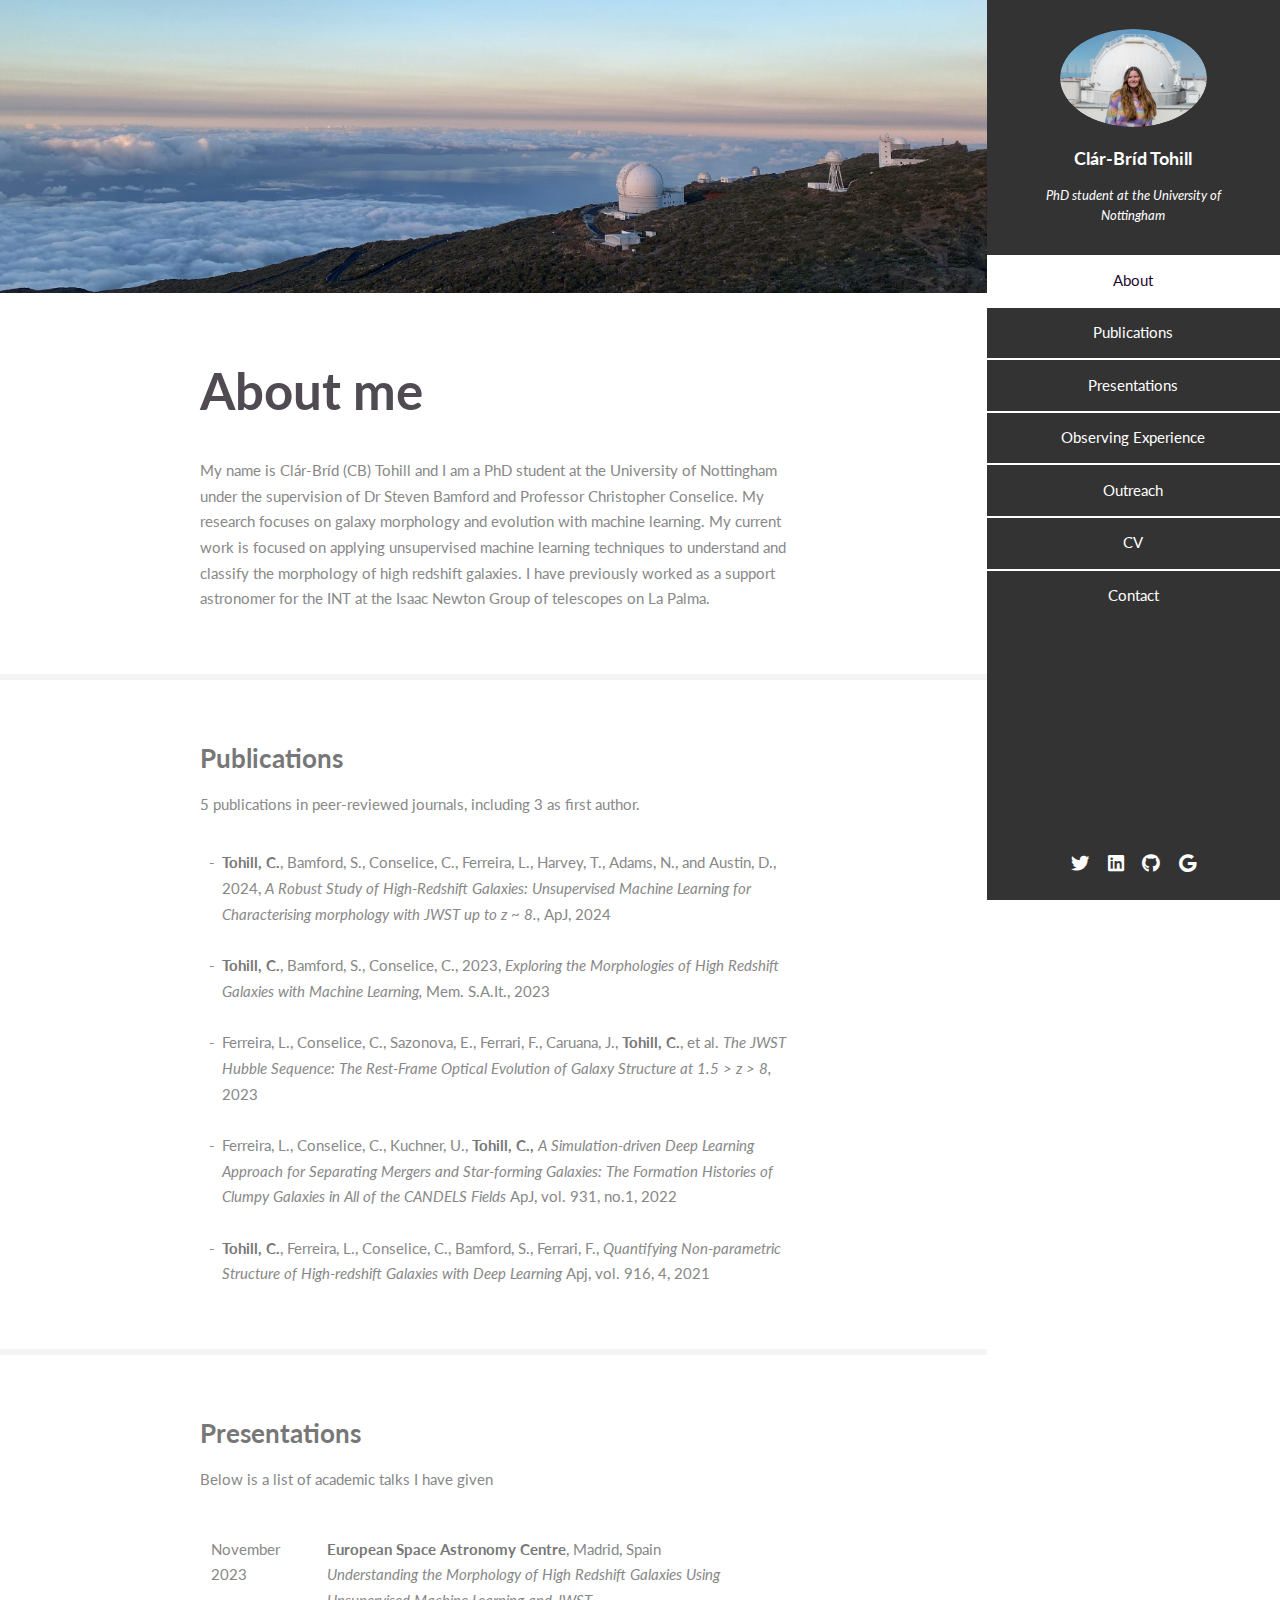
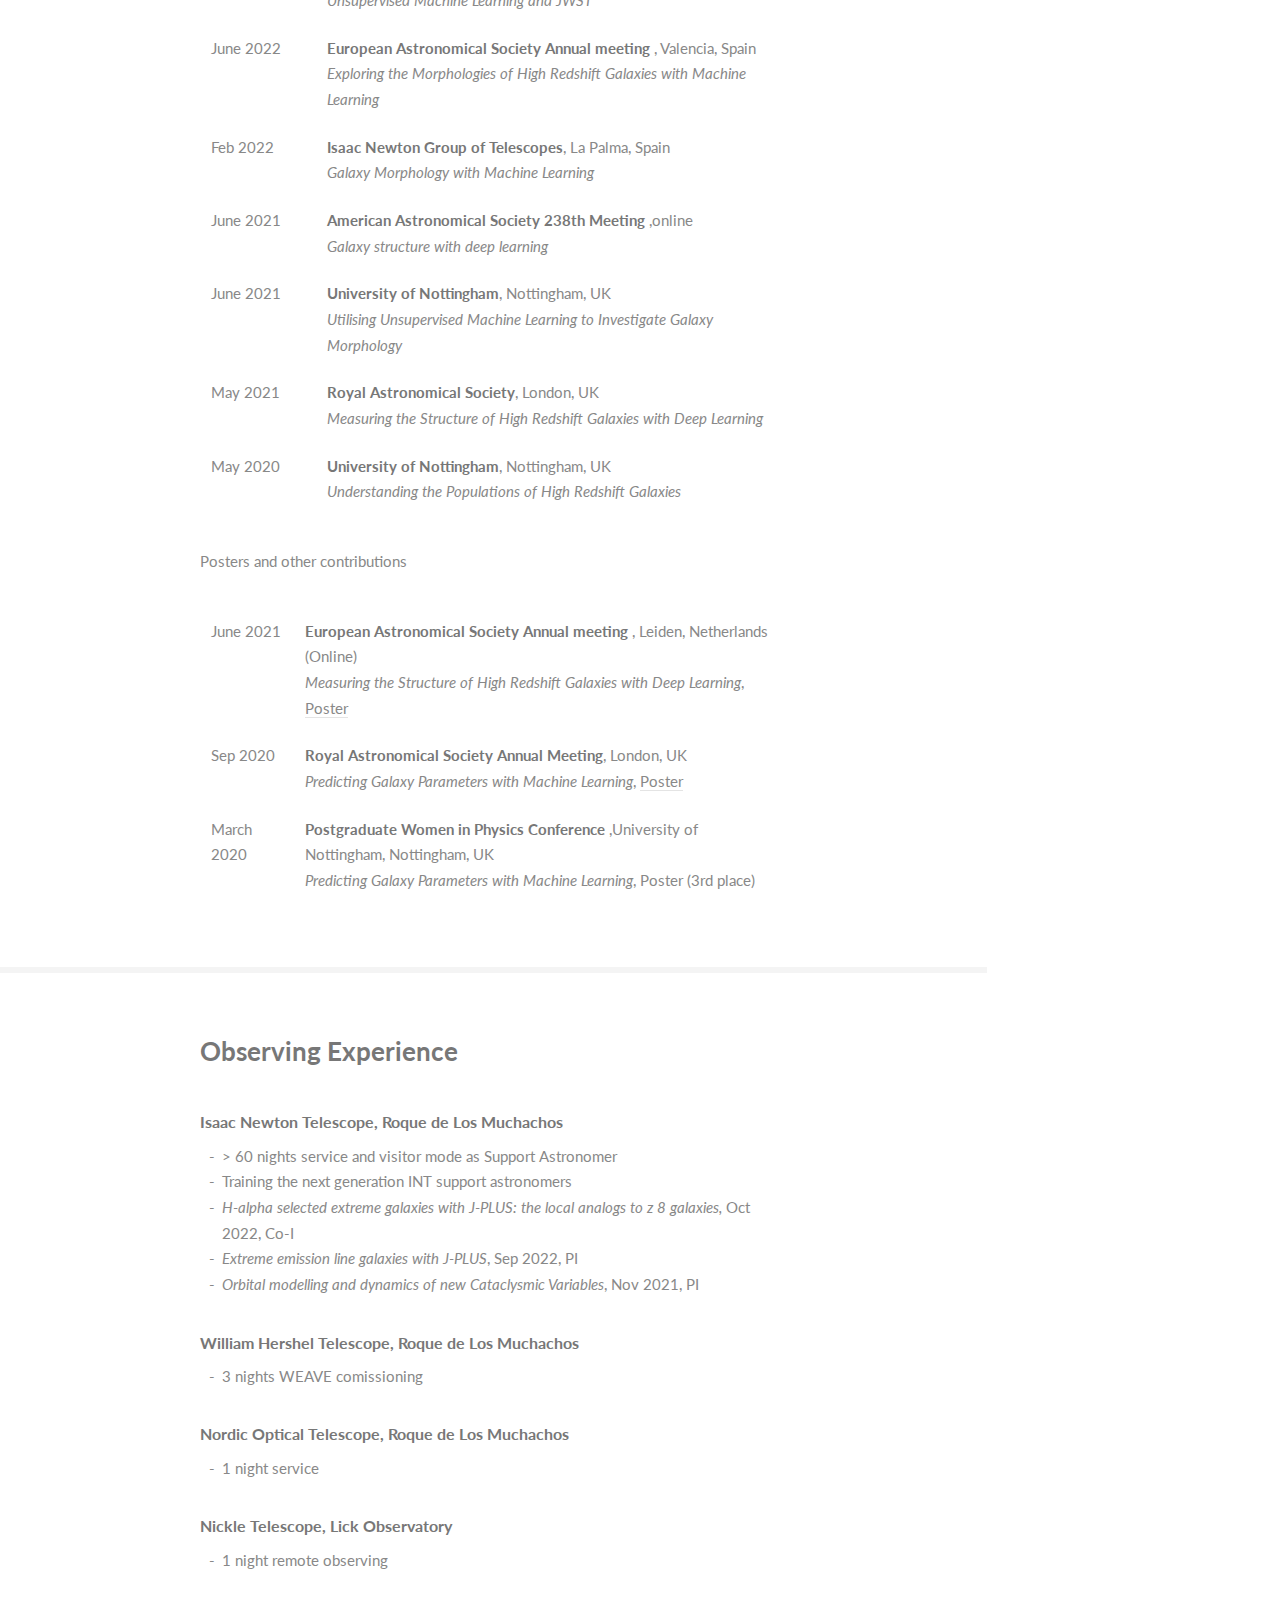
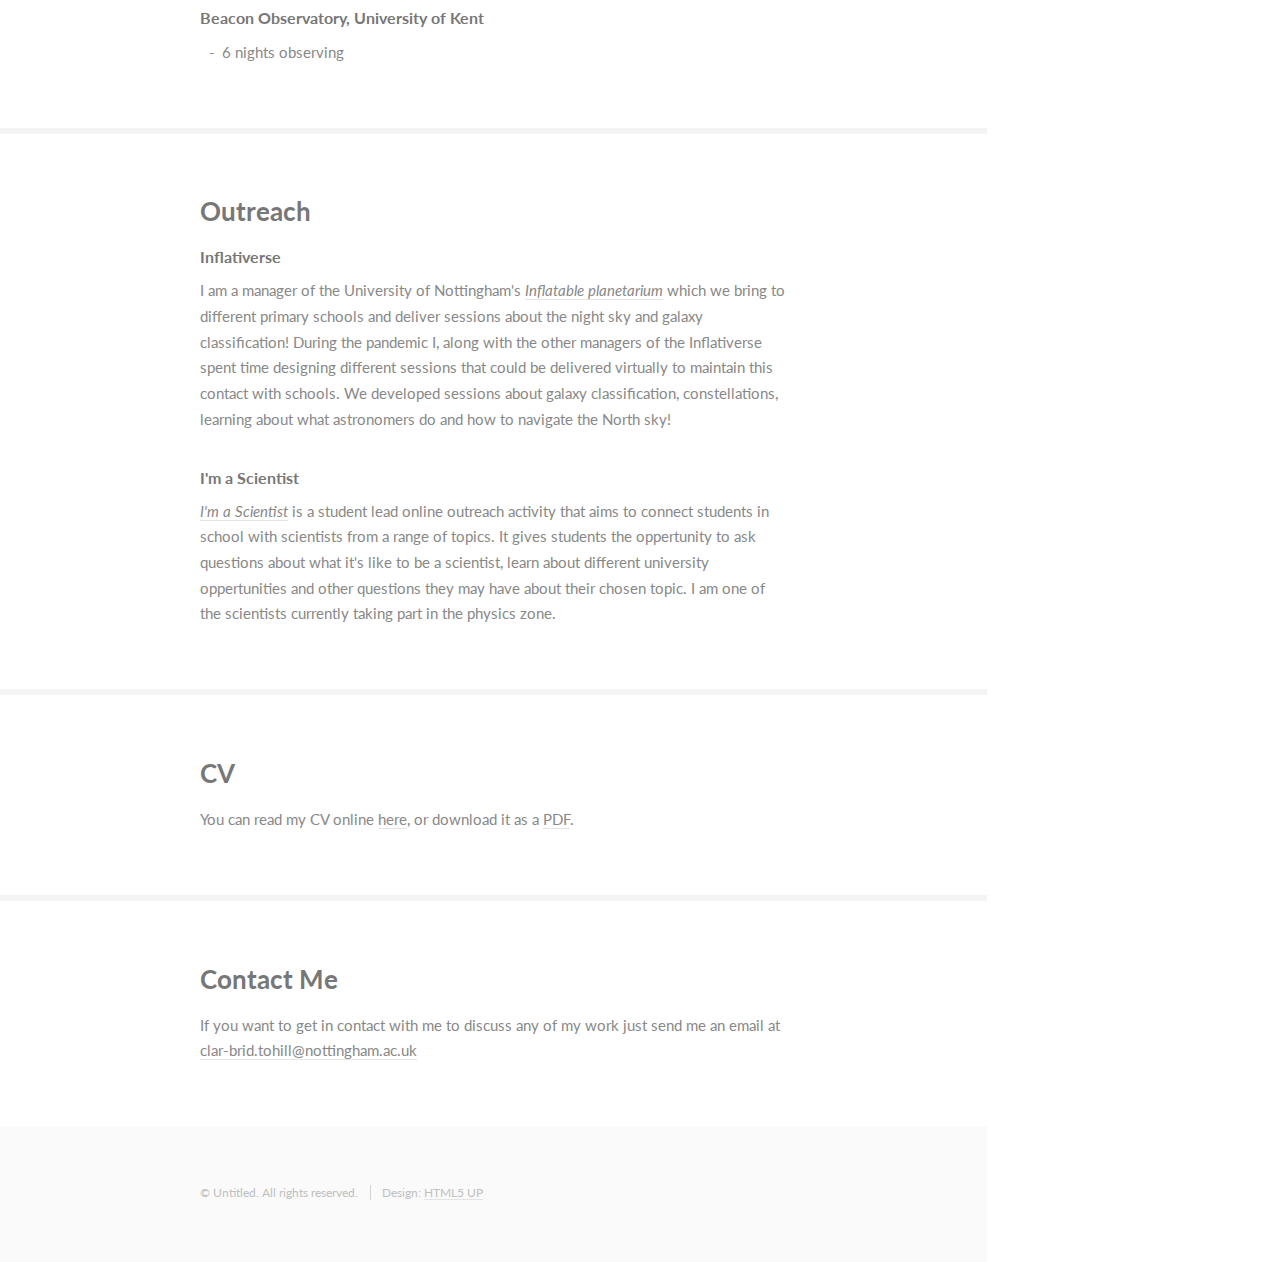
<file: index.html>
<!DOCTYPE HTML>
<!--
	Read Only by HTML5 UP
	html5up.net | @ajlkn
	Free for personal and commercial use under the CCA 3.0 license (html5up.net/license)
-->
<html>
	<head>
		<title>CB Tohill</title>
		<link rel="shortcut icon" href="images/astro.ico">
		<meta charset="utf-8" />
		<meta name="viewport" content="width=device-width, initial-scale=1, user-scalable=no" />
		<link rel="stylesheet" href="assets/css/main.css" />
	</head>
	<body class="is-preload">

		<!-- Header -->
			<section id="header">
				<header>
					<span class="image avatar"><img src="images/CB_int.jpeg" alt="" /></span>
					<h4 id="logo"><a href="#">Clár-Bríd Tohill</a></h4>
					<p>PhD student at the University of Nottingham</p>
				</header>
				<nav id="nav">
					<ul>
						<li><a href="#one" class="active">About</a></li>
						<li><a href="#two">Publications</a></li>
						<li><a href="#three">Presentations</a></li>
						<li><a href="#four">Observing Experience</a></li>
						<li><a href="#five">Outreach</a></li>
						<li><a href="#six">CV</a></li>
<!--						<li><a href="gallery.html"> Gallery</a></li> -->
						<li><a href="#seven">Contact</a></li>
					</ul>
				</nav>
				<footer>
					<ul class="icons">
						<li><a href="https://twitter.com/ClarBridTohill" class="icon brands fa-twitter"><span class="label">Twitter</span></a></li>
						<li><a href="https://www.linkedin.com/in/clarbridtohill541a3915b/" class="icon brands fa-linkedin"><span class="label">Linked-in</span></a></li>
						<li><a href="https://github.com/cbtohill" class="icon brands fa-github"><span class="label">Github</span></a></li>
						<li><a href="https://scholar.google.co.uk/citations?hl=en&user=nMh_tWoAAAAJ" class="icon brands fa-google"><span class="label">Google</span></a></li>
					</ul>
				</footer>
			</section>

		<!-- Wrapper -->
			<div id="wrapper">

				<!-- Main -->
					<div id="main">

						<!-- One -->
							<section id="one">
								<div class="image main" data-position="center">
									<img src="images/telescopes_landscape.JPG" alt="" />
								</div>
								<div class="container">
									<header class="major">
										<h2>About me</h2>
									</header>
									<p> My name is Clár-Bríd (CB) Tohill and I am a PhD student at the University of Nottingham under the supervision of Dr Steven Bamford and Professor Christopher Conselice. My research focuses on galaxy morphology and evolution with machine learning. My current work is focused on applying unsupervised machine learning techniques to understand and classify the morphology of high redshift galaxies. I have previously worked as a support astronomer for the INT at the Isaac Newton Group of telescopes on La Palma. </p>
								</div>
							</section>


						<!-- Two -->
							<section id="two">
								<div class="container">
									<h3>Publications</h3>
									<p>5 publications in peer-reviewed journals, including 3 as first author.</p>
									<ul>
										<li> <strong>Tohill, C.</strong>, Bamford, S., Conselice, C., Ferreira, L., Harvey, T., Adams, N., and Austin, D., 2024, <em>A Robust Study of High-Redshift Galaxies: Unsupervised Machine Learning for Characterising morphology with JWST up to z &#126; 8.,</em> ApJ, 2024  </li>
										<br>
										<li> <strong>Tohill, C.</strong>, Bamford, S., Conselice, C., 2023, <em>Exploring the Morphologies of High Redshift Galaxies with Machine Learning,</em> Mem. S.A.It., 2023  </li>
										<br>
										<li>Ferreira, L., Conselice, C., Sazonova, E., Ferrari, F., Caruana, J., <strong>Tohill, C.</strong>, et al. <em>The JWST Hubble Sequence: The Rest-Frame Optical Evolution of Galaxy Structure at  1.5 &gt; z &gt; 8, </em> 2023</li>
										<br>
										<li>Ferreira, L., Conselice, C., Kuchner, U., <strong>Tohill, C.,</strong> <em>A Simulation-driven Deep Learning Approach for Separating Mergers and Star-forming Galaxies: The Formation Histories of Clumpy Galaxies in All of the CANDELS Fields</em> ApJ, vol. 931, no.1, 2022 </li>
										<br>
										<li><strong>Tohill, C.</strong>, Ferreira, L., Conselice, C., Bamford, S., Ferrari, F., <em>Quantifying Non-parametric Structure of High-redshift Galaxies with Deep Learning</em> Apj, vol. 916, 4, 2021 </li>
									</ul>
									
								</div>
							</section>

						<!-- Three -->
							<section id="three">
								<div class="container">
									<h3>Presentations</h3>
									<p> Below is a list of academic talks I have given</p>
									<table>
									<tbody>
									<tr>
									<td>November 2023</td><td><strong>European Space Astronomy Centre</strong>, Madrid, Spain <br>
									<em>Understanding the Morphology of High Redshift Galaxies Using Unsupervised Machine Learning and JWST</em></td>
									</tr>
									<tr>
									<td>June 2022</td><td><strong>European Astronomical Society Annual meeting</strong> , Valencia, Spain <br>
									<em>Exploring the Morphologies of High Redshift Galaxies with Machine Learning</em></td>
									</tr>
									<tr>
									<td>Feb 2022</td>
									<td><strong>Isaac Newton Group of Telescopes</strong>, La Palma, Spain <br><em>Galaxy Morphology with Machine Learning</em></td>
									</tr>
									<tr>
									<td>June 2021</td>
									<td><strong>American Astronomical Society 238th Meeting </strong>,online <br><em>Galaxy structure with deep learning</em></td>
									</tr>
									<tr>
									<td>June 2021</td>
									<td><strong>University of Nottingham</strong>, Nottingham, UK <br><em>Utilising Unsupervised Machine Learning to Investigate Galaxy Morphology </em></td>
									</tr>
									<tr>
									<td>May 2021</td>
									<td><strong>Royal Astronomical Society</strong>, London, UK <br><em>Measuring the Structure of High Redshift Galaxies with Deep Learning
									</tr>
									<tr>
									<td>May 2020</td>
									<td><strong>University of Nottingham</strong>, Nottingham, UK <br><em>Understanding the Populations of High Redshift Galaxies </em></td>
									</tbody>
									</table>


									<p> Posters and other contributions </p>

									<table>
									<tbody>
									<tr>
									<td>June 2021</td><td><strong>European Astronomical Society Annual meeting</strong> , Leiden, Netherlands (Online) <br>
									<em>Measuring the Structure of High Redshift Galaxies with Deep Learning</em>, <a href = "https://k-poster.kuoni-congress.info/eas2021/poster/769d64e6-9a11-4099-bca4-3895b1a39d7b" >Poster</a></td>
									</tr>
									<tr>
									<td>Sep 2020</td>
									<td><strong>Royal Astronomical Society Annual Meeting</strong>, London, UK <br><em>Predicting Galaxy Parameters with Machine Learning</em>, <a href = "https://ras.ac.uk/sites/default/files/posters/RAS_poster_2%20-%20Cb%20Tohill.pdf" >Poster</a></td>
									</tr>
									<tr>
									<td>March 2020</td>
									<td><strong>Postgraduate Women in Physics Conference </strong>,University of Nottingham, Nottingham, UK <br><em>Predicting Galaxy Parameters with Machine Learning</em>, Poster (3rd place)</td>
									</tr>
									</tbody>
									</table>
									
								</div>
							</section>


							<section id="four">
								<div class="container">
									<h3>Observing Experience</h3>
									<br>
									<h5><strong>Isaac Newton Telescope, Roque de Los Muchachos</strong></h5>
									<ul>
										<li> &gt; 60 nights service and visitor mode as Support Astronomer </li>
										<li>Training the next generation INT support astronomers</li>
										<li><em>H-alpha selected extreme galaxies with J-PLUS: the local analogs to z 8 galaxies,</em> Oct 2022, Co-I</li>
										<li><em>Extreme emission line galaxies with J-PLUS</em>, Sep 2022, PI </li>
										<li><em>Orbital modelling and dynamics of new Cataclysmic Variables</em>, Nov 2021, PI</li>
									</ul>
									<h5><strong>William Hershel Telescope, Roque de Los Muchachos</strong></h5>
									<ul>
										<li> 3 nights WEAVE comissioning </li>
									</ul>
									<h5><strong>Nordic Optical Telescope, Roque de Los Muchachos</strong></h5>
									<ul>
										<li> 1 night service </li>
									</ul>
									<h5><strong>Nickle Telescope, Lick Observatory</strong></h5>
									<ul>
										<li> 1 night remote observing </li>
									</ul>
									<h5><strong>Beacon Observatory, University of Kent</strong></h5>
									<ul>
										<li> 6 nights observing </li>
									</ul>
									<p></p>
								</div>
							</section>



						<!-- Four -->
							<section id="five">
								<div class="container">
									<h3>Outreach</h3>
									<h5>Inflativerse</h5>
									<p> I am a manager of the University of Nottingham's <a href = "https://www.nottingham.ac.uk/astronomy/planetarium/Home.html" ><em>Inflatable planetarium</em></a> which we bring to different primary schools and deliver sessions about the night sky and galaxy classification! 
									During the pandemic I, along with the other managers of the Inflativerse spent time designing different sessions that could be delivered virtually to maintain this contact with schools. We developed sessions about galaxy classification, constellations, learning about what astronomers do and how to navigate the North sky!  </p>
									<h5>I'm a Scientist</h5>
									<p><a href = "https://imascientist.org.uk" ><em>I'm a Scientist</em></a> is a student lead online outreach activity that aims to connect students in school with scientists from a range of topics. It gives students the oppertunity to ask questions about what it's like to be a scientist, learn about different university oppertunities and other questions they may have about their chosen topic. I am one of the scientists currently taking part in the physics zone.  </p>
								</div>
							</section>

						<!-- four -->
							<section id="six">
								<div class="container">
									<h3>CV</h3>
									<p>  You can read my CV online <a href="PDFs/CV_obs.pdf" target="_blank">here</a>, or download it as a <a href="PDFs/CV_obs.pdf" download>PDF</a>.</p>
								</div>
							</section>


						<!-- Five -->
							<section id="seven">
								<div class="container">
									<h3>Contact Me</h3>
									<p>If you want to get in contact with me to discuss any of my work just send me an email at <a href="mailto: clar-brid.tohill@nottingham.ac.uk"> clar-brid.tohill@nottingham.ac.uk </a> </p>
			
								</div>
							</section>

						<!-- Five -->
						<!--
							<section id="five">
								<div class="container">
									<h3>Elements</h3>

									<section>
										<h4>Text</h4>
										<p>This is <b>bold</b> and this is <strong>strong</strong>. This is <i>italic</i> and this is <em>emphasized</em>.
										This is <sup>superscript</sup> text and this is <sub>subscript</sub> text.
										This is <u>underlined</u> and this is code: <code>for (;;) { ... }</code>. Finally, <a href="#">this is a link</a>.</p>
										<hr />
										<header>
											<h4>Heading with a Subtitle</h4>
											<p>Lorem ipsum dolor sit amet nullam id egestas urna aliquam</p>
										</header>
										<p>Nunc lacinia ante nunc ac lobortis. Interdum adipiscing gravida odio porttitor sem non mi integer non faucibus ornare mi ut ante amet placerat aliquet. Volutpat eu sed ante lacinia sapien lorem accumsan varius montes viverra nibh in adipiscing blandit tempus accumsan.</p>
										<header>
											<h5>Heading with a Subtitle</h5>
											<p>Lorem ipsum dolor sit amet nullam id egestas urna aliquam</p>
										</header>
										<p>Nunc lacinia ante nunc ac lobortis. Interdum adipiscing gravida odio porttitor sem non mi integer non faucibus ornare mi ut ante amet placerat aliquet. Volutpat eu sed ante lacinia sapien lorem accumsan varius montes viverra nibh in adipiscing blandit tempus accumsan.</p>
										<hr />
										<h2>Heading Level 2</h2>
										<h3>Heading Level 3</h3>
										<h4>Heading Level 4</h4>
										<h5>Heading Level 5</h5>
										<h6>Heading Level 6</h6>
										<hr />
										<h5>Blockquote</h5>
										<blockquote>Fringilla nisl. Donec accumsan interdum nisi, quis tincidunt felis sagittis eget tempus euismod. Vestibulum ante ipsum primis in faucibus vestibulum. Blandit adipiscing eu felis iaculis volutpat ac adipiscing accumsan faucibus. Vestibulum ante ipsum primis in faucibus lorem ipsum dolor sit amet nullam adipiscing eu felis.</blockquote>
										<h5>Preformatted</h5>
										<pre><code>i = 0;

while (!deck.isInOrder()) {
    print 'Iteration ' + i;
    deck.shuffle();
    i++;
}

print 'It took ' + i + ' iterations to sort the deck.';</code></pre>
									</section>

									<section>
										<h4>Lists</h4>
										<div class="row">
											<div class="col-6 col-12-xsmall">
												<h5>Unordered</h5>
												<ul>
													<li>Dolor pulvinar etiam magna etiam.</li>
													<li>Sagittis adipiscing lorem eleifend.</li>
													<li>Felis enim feugiat dolore viverra.</li>
												</ul>
												<h5>Alternate</h5>
												<ul class="alt">
													<li>Dolor pulvinar etiam magna etiam.</li>
													<li>Sagittis adipiscing lorem eleifend.</li>
													<li>Felis enim feugiat dolore viverra.</li>
												</ul>
											</div>
											<div class="col-6 col-12-xsmall">
												<h5>Ordered</h5>
												<ol>
													<li>Dolor pulvinar etiam magna etiam.</li>
													<li>Etiam vel felis at lorem sed viverra.</li>
													<li>Felis enim feugiat dolore viverra.</li>
													<li>Dolor pulvinar etiam magna etiam.</li>
													<li>Etiam vel felis at lorem sed viverra.</li>
													<li>Felis enim feugiat dolore viverra.</li>
												</ol>
												<h5>Icons</h5>
												<ul class="icons">
													<li><a href="#" class="icon brands fa-twitter"><span class="label">Twitter</span></a></li>
													<li><a href="#" class="icon brands fa-facebook-f"><span class="label">Facebook</span></a></li>
													<li><a href="#" class="icon brands fa-instagram"><span class="label">Instagram</span></a></li>
													<li><a href="#" class="icon brands fa-github"><span class="label">Github</span></a></li>
													<li><a href="#" class="icon brands fa-dribbble"><span class="label">Dribbble</span></a></li>
													<li><a href="#" class="icon brands fa-tumblr"><span class="label">Tumblr</span></a></li>
												</ul>
											</div>
										</div>
										<h5>Actions</h5>
										<ul class="actions">
											<li><a href="#" class="button primary">Default</a></li>
											<li><a href="#" class="button">Default</a></li>
											<li><a href="#" class="button alt">Default</a></li>
										</ul>
										<ul class="actions small">
											<li><a href="#" class="button primary small">Small</a></li>
											<li><a href="#" class="button small">Small</a></li>
											<li><a href="#" class="button alt small">Small</a></li>
										</ul>
										<div class="row">
											<div class="col-3 col-6-medium col-12-xsmall">
												<ul class="actions stacked">
													<li><a href="#" class="button primary">Default</a></li>
													<li><a href="#" class="button">Default</a></li>
													<li><a href="#" class="button alt">Default</a></li>
												</ul>
											</div>
											<div class="col-3 col-6 col-12-xsmall">
												<ul class="actions stacked">
													<li><a href="#" class="button primary small">Small</a></li>
													<li><a href="#" class="button small">Small</a></li>
													<li><a href="#" class="button alt small">Small</a></li>
												</ul>
											</div>
											<div class="col-3 col-6-medium col-12-xsmall">
												<ul class="actions stacked">
													<li><a href="#" class="button primary fit">Default</a></li>
													<li><a href="#" class="button fit">Default</a></li>
													<li><a href="#" class="button alt fit">Default</a></li>
												</ul>
											</div>
											<div class="col-3 col-6-medium col-12-xsmall">
												<ul class="actions stacked">
													<li><a href="#" class="button primary small fit">Small</a></li>
													<li><a href="#" class="button small fit">Small</a></li>
													<li><a href="#" class="button alt small fit">Small</a></li>
												</ul>
											</div>
										</div>
									</section>

									<section>
										<h4>Table</h4>
										<h5>Default</h5>
										<div class="table-wrapper">
											<table>
												<thead>
													<tr>
														<th>Name</th>
														<th>Description</th>
														<th>Price</th>
													</tr>
												</thead>
												<tbody>
													<tr>
														<td>Item One</td>
														<td>Ante turpis integer aliquet porttitor.</td>
														<td>29.99</td>
													</tr>
													<tr>
														<td>Item Two</td>
														<td>Vis ac commodo adipiscing arcu aliquet.</td>
														<td>19.99</td>
													</tr>
													<tr>
														<td>Item Three</td>
														<td> Morbi faucibus arcu accumsan lorem.</td>
														<td>29.99</td>
													</tr>
													<tr>
														<td>Item Four</td>
														<td>Vitae integer tempus condimentum.</td>
														<td>19.99</td>
													</tr>
													<tr>
														<td>Item Five</td>
														<td>Ante turpis integer aliquet porttitor.</td>
														<td>29.99</td>
													</tr>
												</tbody>
												<tfoot>
													<tr>
														<td colspan="2"></td>
														<td>100.00</td>
													</tr>
												</tfoot>
											</table>
										</div>

										<h5>Alternate</h5>
										<div class="table-wrapper">
											<table class="alt">
												<thead>
													<tr>
														<th>Name</th>
														<th>Description</th>
														<th>Price</th>
													</tr>
												</thead>
												<tbody>
													<tr>
														<td>Item One</td>
														<td>Ante turpis integer aliquet porttitor.</td>
														<td>29.99</td>
													</tr>
													<tr>
														<td>Item Two</td>
														<td>Vis ac commodo adipiscing arcu aliquet.</td>
														<td>19.99</td>
													</tr>
													<tr>
														<td>Item Three</td>
														<td> Morbi faucibus arcu accumsan lorem.</td>
														<td>29.99</td>
													</tr>
													<tr>
														<td>Item Four</td>
														<td>Vitae integer tempus condimentum.</td>
														<td>19.99</td>
													</tr>
													<tr>
														<td>Item Five</td>
														<td>Ante turpis integer aliquet porttitor.</td>
														<td>29.99</td>
													</tr>
												</tbody>
												<tfoot>
													<tr>
														<td colspan="2"></td>
														<td>100.00</td>
													</tr>
												</tfoot>
											</table>
										</div>
									</section>

									<section>
										<h4>Buttons</h4>
										<ul class="actions">
											<li><a href="#" class="button primary">Primary</a></li>
											<li><a href="#" class="button">Default</a></li>
											<li><a href="#" class="button alt">Alternate</a></li>
										</ul>
										<ul class="actions">
											<li><a href="#" class="button primary large">Large</a></li>
											<li><a href="#" class="button">Default</a></li>
											<li><a href="#" class="button alt small">Small</a></li>
										</ul>
										<ul class="actions fit">
											<li><a href="#" class="button primary fit">Fit</a></li>
											<li><a href="#" class="button fit">Fit</a></li>
											<li><a href="#" class="button alt fit">Fit</a></li>
										</ul>
										<ul class="actions fit small">
											<li><a href="#" class="button primary fit small">Fit + Small</a></li>
											<li><a href="#" class="button fit small">Fit + Small</a></li>
											<li><a href="#" class="button alt fit small">Fit + Small</a></li>
										</ul>
										<ul class="actions">
											<li><a href="#" class="button primary icon solid fa-download">Icon</a></li>
											<li><a href="#" class="button icon solid fa-download">Icon</a></li>
											<li><a href="#" class="button alt icon solid fa-check">Icon</a></li>
										</ul>
										<ul class="actions">
											<li><span class="button primary disabled">Primary</span></li>
											<li><span class="button disabled">Default</span></li>
											<li><span class="button alt disabled">Alternate</span></li>
										</ul>
									</section>

									<section>
										<h4>Form</h4>
										<form method="post" action="#">
											<div class="row gtr-uniform">
												<div class="col-6 col-12-xsmall">
													<input type="text" name="demo-name" id="demo-name" value="" placeholder="Name" />
												</div>
												<div class="col-6 col-12-xsmall">
													<input type="email" name="demo-email" id="demo-email" value="" placeholder="Email" />
												</div>
												<div class="col-12">
													<select name="demo-category" id="demo-category">
														<option value="">- Category -</option>
														<option value="1">Manufacturing</option>
														<option value="1">Shipping</option>
														<option value="1">Administration</option>
														<option value="1">Human Resources</option>
													</select>
												</div>
												<div class="col-4 col-12-medium">
													<input type="radio" id="demo-priority-low" name="demo-priority" checked>
													<label for="demo-priority-low">Low Priority</label>
												</div>
												<div class="col-4 col-12-medium">
													<input type="radio" id="demo-priority-normal" name="demo-priority">
													<label for="demo-priority-normal">Normal Priority</label>
												</div>
												<div class="col-4 col-12-medium">
													<input type="radio" id="demo-priority-high" name="demo-priority">
													<label for="demo-priority-high">High Priority</label>
												</div>
												<div class="col-6 col-12-medium">
													<input type="checkbox" id="demo-copy" name="demo-copy">
													<label for="demo-copy">Email me a copy of this message</label>
												</div>
												<div class="col-6 col-12-medium">
													<input type="checkbox" id="demo-human" name="demo-human" checked>
													<label for="demo-human">I am a human and not a robot</label>
												</div>
												<div class="col-12">
													<textarea name="demo-message" id="demo-message" placeholder="Enter your message" rows="6"></textarea>
												</div>
												<div class="col-12">
													<ul class="actions">
														<li><input type="submit" value="Send Message" /></li>
														<li><input type="reset" value="Reset" class="alt" /></li>
													</ul>
												</div>
											</div>
										</form>
									</section>

									<section>
										<h4>Image</h4>
										<h5>Fit</h5>
										<span class="image fit"><img src="images/banner.jpg" alt="" /></span>
										<div class="box alt">
											<div class="row gtr-50 gtr-uniform">
												<div class="col-4"><span class="image fit"><img src="images/pic01.jpg" alt="" /></span></div>
												<div class="col-4"><span class="image fit"><img src="images/pic02.jpg" alt="" /></span></div>
												<div class="col-4"><span class="image fit"><img src="images/pic03.jpg" alt="" /></span></div>
												<div class="col-4"><span class="image fit"><img src="images/pic02.jpg" alt="" /></span></div>
												<div class="col-4"><span class="image fit"><img src="images/pic03.jpg" alt="" /></span></div>
												<div class="col-4"><span class="image fit"><img src="images/pic01.jpg" alt="" /></span></div>
												<div class="col-4"><span class="image fit"><img src="images/pic03.jpg" alt="" /></span></div>
												<div class="col-4"><span class="image fit"><img src="images/pic01.jpg" alt="" /></span></div>
												<div class="col-4"><span class="image fit"><img src="images/pic02.jpg" alt="" /></span></div>
											</div>
										</div>
										<h5>Left &amp; Right</h5>
										<p><span class="image left"><img src="images/avatar.jpg" alt="" /></span>Fringilla nisl. Donec accumsan interdum nisi, quis tincidunt felis sagittis eget. tempus euismod. Vestibulum ante ipsum primis in faucibus vestibulum. Blandit adipiscing eu felis iaculis volutpat ac adipiscing accumsan eu faucibus. Integer ac pellentesque praesent tincidunt felis sagittis eget. tempus euismod. Vestibulum ante ipsum primis in faucibus vestibulum. Blandit adipiscing eu felis iaculis volutpat ac adipiscing accumsan eu faucibus. Integer ac pellentesque praesent. Donec accumsan interdum nisi, quis tincidunt felis sagittis eget. tempus euismod. Vestibulum ante ipsum primis in faucibus vestibulum. Blandit adipiscing eu felis iaculis volutpat ac adipiscing accumsan eu faucibus. Integer ac pellentesque praesent tincidunt felis sagittis eget. tempus euismod. Vestibulum ante ipsum primis in faucibus vestibulum. Blandit adipiscing eu felis iaculis volutpat ac adipiscing accumsan eu faucibus. Integer ac pellentesque praesent.</p>
										<p><span class="image right"><img src="images/avatar.jpg" alt="" /></span>Fringilla nisl. Donec accumsan interdum nisi, quis tincidunt felis sagittis eget. tempus euismod. Vestibulum ante ipsum primis in faucibus vestibulum. Blandit adipiscing eu felis iaculis volutpat ac adipiscing accumsan eu faucibus. Integer ac pellentesque praesent tincidunt felis sagittis eget. tempus euismod. Vestibulum ante ipsum primis in faucibus vestibulum. Blandit adipiscing eu felis iaculis volutpat ac adipiscing accumsan eu faucibus. Integer ac pellentesque praesent. Donec accumsan interdum nisi, quis tincidunt felis sagittis eget. tempus euismod. Vestibulum ante ipsum primis in faucibus vestibulum. Blandit adipiscing eu felis iaculis volutpat ac adipiscing accumsan eu faucibus. Integer ac pellentesque praesent tincidunt felis sagittis eget. tempus euismod. Vestibulum ante ipsum primis in faucibus vestibulum. Blandit adipiscing eu felis iaculis volutpat ac adipiscing accumsan eu faucibus. Integer ac pellentesque praesent.</p>
									</section>

								</div>
							</section>
						-->

					</div>

				<!-- Footer -->
					<section id="footer">
						<div class="container">
							<ul class="copyright">
								<li>&copy; Untitled. All rights reserved.</li><li>Design: <a href="http://html5up.net">HTML5 UP</a></li>
							</ul>
						</div>
					</section>

			</div>

		<!-- Scripts -->
			<script src="assets/js/jquery.min.js"></script>
			<script src="assets/js/jquery.scrollex.min.js"></script>
			<script src="assets/js/jquery.scrolly.min.js"></script>
			<script src="assets/js/browser.min.js"></script>
			<script src="assets/js/breakpoints.min.js"></script>
			<script src="assets/js/util.js"></script>
			<script src="assets/js/main.js"></script>

	</body>
</html>
</file>
<file: assets/css/main.css>
@import url("fontawesome-all.min.css");
@import url("https://fonts.googleapis.com/css?family=Lato:400,400italic,700,700italic|Source+Code+Pro:400");

/*
	Read Only by HTML5 UP
	html5up.net | @ajlkn
	Free for personal and commercial use under the CCA 3.0 license (html5up.net/license)
*/

html, body, div, span, applet, object,
iframe, h1, h2, h3, h4, h5, h6, p, blockquote,
pre, a, abbr, acronym, address, big, cite,
code, del, dfn, em, img, ins, kbd, q, s, samp,
small, strike, strong, sub, sup, tt, var, b,
u, i, center, dl, dt, dd, ol, ul, li, fieldset,
form, label, legend, table, caption, tbody,
tfoot, thead, tr, th, td, article, aside,
canvas, details, embed, figure, figcaption,
footer, header, hgroup, menu, nav, output, ruby,
section, summary, time, mark, audio, video {
	margin: 0;
	padding: 0;
	border: 0;
	font-size: 100%;
	font: inherit;
	vertical-align: baseline;}

article, aside, details, figcaption, figure,
footer, header, hgroup, menu, nav, section {
	display: block;}

body {
	line-height: 1;
}

ol, ul {
	list-style: none;
}

blockquote, q {
	quotes: none;
}

	blockquote:before, blockquote:after, q:before, q:after {
		content: '';
		content: none;
	}

table {
	border-collapse: collapse;
	border-spacing: 0;
}

body {
	-webkit-text-size-adjust: none;
}

mark {
	background-color: transparent;
	color: inherit;
}

input::-moz-focus-inner {
	border: 0;
	padding: 0;
}

input, select, textarea {
	-moz-appearance: none;
	-webkit-appearance: none;
	-ms-appearance: none;
	appearance: none;
}

/* Basic */

	html {
		box-sizing: border-box;
	}

	*, *:before, *:after {
		box-sizing: inherit;
	}

	body {
		background: #fff;
	}

		body.is-preload *, body.is-preload *:before, body.is-preload *:after {
			-moz-animation: none !important;
			-webkit-animation: none !important;
			-ms-animation: none !important;
			animation: none !important;
			-moz-transition: none !important;
			-webkit-transition: none !important;
			-ms-transition: none !important;
			transition: none !important;
		}

	body, input, select, textarea {
		color: #888;
		font-family: "Lato", sans-serif;
		font-size: 14pt;
		font-weight: 400;
		line-height: 1.75em;
	}

	a {
		-moz-transition: color 0.2s ease-in-out, border-color 0.2s ease-in-out;
		-webkit-transition: color 0.2s ease-in-out, border-color 0.2s ease-in-out;
		-ms-transition: color 0.2s ease-in-out, border-color 0.2s ease-in-out;
		transition: color 0.2s ease-in-out, border-color 0.2s ease-in-out;
		border-bottom: solid 1px #e4e4e4;
		color: inherit;
		text-decoration: none;
	}

		a:hover {
			border-bottom-color: transparent;
			color: #4acaa8 !important;
		}

	strong, b {
		color: #777;
		font-weight: 700;
	}

	em, i {
		font-style: italic;
	}

	p {
		margin: 0 0 2.25em 0;
	}

	h1, h2, h3, h4, h5, h6 {
		color: #777;
		font-weight: 700;
		line-height: 1em;
		margin: 0 0 0.5625em 0;
	}

		h1 a, h2 a, h3 a, h4 a, h5 a, h6 a {
			border: 0;
			color: inherit;
			text-decoration: none;
		}

	h2 {
		font-size: 2em;
		line-height: 1.5em;
	}

	h3 {
		font-size: 1.75em;
		line-height: 1.5em;
	}

	h4 {
		font-size: 1.25em;
		line-height: 1.5em;
	}

	h5 {
		font-size: 1.1em;
		line-height: 1.5em;
	}

	h6 {
		font-size: 0.7em;
		line-height: 1.5em;
	}

	sub {
		font-size: 0.8em;
		position: relative;
		top: 0.5em;
	}

	sup {
		font-size: 0.8em;
		position: relative;
		top: -0.5em;
	}

	hr {
		border: 0;
		border-bottom: solid 2px #f4f4f4;
		margin: 2.25em 0;
	}

		hr.major {
			margin: 3.375em 0;
		}

	blockquote {
		border-left: solid 8px #e4e4e4;
		font-style: italic;
		margin: 0 0 2.25em 0;
		padding: 0.5em 0 0.5em 2em;
	}

	code {
		background: #555;
		border-radius: 5px;
		color: #fff;
		font-family: "Source Code Pro", monospace;
		font-size: 0.9em;
		margin: 0 0.25em;
		padding: 0.25em 0.65em;
	}

	pre {
		font-family: "Source Code Pro", monospace;
		font-size: 0.9em;
		margin: 0 0 2.25em 0;
	}

		pre code {
			-webkit-overflow-scrolling: touch;
			display: block;
			line-height: 1.5em;
			overflow-x: auto;
			padding: 1em 1.5em;
		}

	.align-left {
		text-align: left;
	}

	.align-center {
		text-align: center;
	}

	.align-right {
		text-align: right;
	}



/* Row */

	.row {
		display: flex;
		flex-wrap: wrap;
		box-sizing: border-box;
		align-items: stretch;
	}

		.row > * {
			box-sizing: border-box;
		}

		.row.gtr-uniform > * > :last-child {
			margin-bottom: 0;
		}

		.row.aln-left {
			justify-content: flex-start;
		}

		.row.aln-center {
			justify-content: center;
		}

		.row.aln-right {
			justify-content: flex-end;
		}

		.row.aln-top {
			align-items: flex-start;
		}

		.row.aln-middle {
			align-items: center;
		}

		.row.aln-bottom {
			align-items: flex-end;
		}

		.row > .imp {
			order: -1;
		}

		.row > .col-1 {
			width: 8.33333%;
		}

		.row > .off-1 {
			margin-left: 8.33333%;
		}

		.row > .col-2 {
			width: 16.66667%;
		}

		.row > .off-2 {
			margin-left: 16.66667%;
		}

		.row > .col-3 {
			width: 25%;
		}

		.row > .off-3 {
			margin-left: 25%;
		}

		.row > .col-4 {
			width: 33.33333%;
		}

		.row > .off-4 {
			margin-left: 33.33333%;
		}

		.row > .col-5 {
			width: 41.66667%;
		}

		.row > .off-5 {
			margin-left: 41.66667%;
		}

		.row > .col-6 {
			width: 50%;
		}

		.row > .off-6 {
			margin-left: 50%;
		}

		.row > .col-7 {
			width: 58.33333%;
		}

		.row > .off-7 {
			margin-left: 58.33333%;
		}

		.row > .col-8 {
			width: 66.66667%;
		}

		.row > .off-8 {
			margin-left: 66.66667%;
		}

		.row > .col-9 {
			width: 75%;
		}

		.row > .off-9 {
			margin-left: 75%;
		}

		.row > .col-10 {
			width: 83.33333%;
		}

		.row > .off-10 {
			margin-left: 83.33333%;
		}

		.row > .col-11 {
			width: 91.66667%;
		}

		.row > .off-11 {
			margin-left: 91.66667%;
		}

		.row > .col-12 {
			width: 100%;
		}

		.row > .off-12 {
			margin-left: 100%;
		}

		.row.gtr-0 {
			margin-top: 0;
			margin-left: 0em;
		}

			.row.gtr-0 > * {
				padding: 0 0 0 0em;
			}

			.row.gtr-0.gtr-uniform {
				margin-top: 0em;
			}

				.row.gtr-0.gtr-uniform > * {
					padding-top: 0em;
				}

		.row.gtr-25 {
			margin-top: 0;
			margin-left: -0.5em;
		}

			.row.gtr-25 > * {
				padding: 0 0 0 0.5em;
			}

			.row.gtr-25.gtr-uniform {
				margin-top: -0.5em;
			}

				.row.gtr-25.gtr-uniform > * {
					padding-top: 0.5em;
				}

		.row.gtr-50 {
			margin-top: 0;
			margin-left: -1em;
		}

			.row.gtr-50 > * {
				padding: 0 0 0 1em;
			}

			.row.gtr-50.gtr-uniform {
				margin-top: -1em;
			}

				.row.gtr-50.gtr-uniform > * {
					padding-top: 1em;
				}

		.row {
			margin-top: 0;
			margin-left: -2em;
		}

			.row > * {
				padding: 0 0 0 2em;
			}

			.row.gtr-uniform {
				margin-top: -2em;
			}

				.row.gtr-uniform > * {
					padding-top: 2em;
				}

		.row.gtr-150 {
			margin-top: 0;
			margin-left: -3em;
		}

			.row.gtr-150 > * {
				padding: 0 0 0 3em;
			}

			.row.gtr-150.gtr-uniform {
				margin-top: -3em;
			}

				.row.gtr-150.gtr-uniform > * {
					padding-top: 3em;
				}

		.row.gtr-200 {
			margin-top: 0;
			margin-left: -4em;
		}

			.row.gtr-200 > * {
				padding: 0 0 0 4em;
			}

			.row.gtr-200.gtr-uniform {
				margin-top: -4em;
			}

				.row.gtr-200.gtr-uniform > * {
					padding-top: 4em;
				}

		@media screen and (max-width: 1680px) {

			.row {
				display: flex;
				flex-wrap: wrap;
				box-sizing: border-box;
				align-items: stretch;
			}

				.row > * {
					box-sizing: border-box;
				}

				.row.gtr-uniform > * > :last-child {
					margin-bottom: 0;
				}

				.row.aln-left {
					justify-content: flex-start;
				}

				.row.aln-center {
					justify-content: center;
				}

				.row.aln-right {
					justify-content: flex-end;
				}

				.row.aln-top {
					align-items: flex-start;
				}

				.row.aln-middle {
					align-items: center;
				}

				.row.aln-bottom {
					align-items: flex-end;
				}

				.row > .imp-xlarge {
					order: -1;
				}

				.row > .col-1-xlarge {
					width: 8.33333%;
				}

				.row > .off-1-xlarge {
					margin-left: 8.33333%;
				}

				.row > .col-2-xlarge {
					width: 16.66667%;
				}

				.row > .off-2-xlarge {
					margin-left: 16.66667%;
				}

				.row > .col-3-xlarge {
					width: 25%;
				}

				.row > .off-3-xlarge {
					margin-left: 25%;
				}

				.row > .col-4-xlarge {
					width: 33.33333%;
				}

				.row > .off-4-xlarge {
					margin-left: 33.33333%;
				}

				.row > .col-5-xlarge {
					width: 41.66667%;
				}

				.row > .off-5-xlarge {
					margin-left: 41.66667%;
				}

				.row > .col-6-xlarge {
					width: 50%;
				}

				.row > .off-6-xlarge {
					margin-left: 50%;
				}

				.row > .col-7-xlarge {
					width: 58.33333%;
				}

				.row > .off-7-xlarge {
					margin-left: 58.33333%;
				}

				.row > .col-8-xlarge {
					width: 66.66667%;
				}

				.row > .off-8-xlarge {
					margin-left: 66.66667%;
				}

				.row > .col-9-xlarge {
					width: 75%;
				}

				.row > .off-9-xlarge {
					margin-left: 75%;
				}

				.row > .col-10-xlarge {
					width: 83.33333%;
				}

				.row > .off-10-xlarge {
					margin-left: 83.33333%;
				}

				.row > .col-11-xlarge {
					width: 91.66667%;
				}

				.row > .off-11-xlarge {
					margin-left: 91.66667%;
				}

				.row > .col-12-xlarge {
					width: 100%;
				}

				.row > .off-12-xlarge {
					margin-left: 100%;
				}

				.row.gtr-0 {
					margin-top: 0;
					margin-left: 0em;
				}

					.row.gtr-0 > * {
						padding: 0 0 0 0em;
					}

					.row.gtr-0.gtr-uniform {
						margin-top: 0em;
					}

						.row.gtr-0.gtr-uniform > * {
							padding-top: 0em;
						}

				.row.gtr-25 {
					margin-top: 0;
					margin-left: -0.5em;
				}

					.row.gtr-25 > * {
						padding: 0 0 0 0.5em;
					}

					.row.gtr-25.gtr-uniform {
						margin-top: -0.5em;
					}

						.row.gtr-25.gtr-uniform > * {
							padding-top: 0.5em;
						}

				.row.gtr-50 {
					margin-top: 0;
					margin-left: -1em;
				}

					.row.gtr-50 > * {
						padding: 0 0 0 1em;
					}

					.row.gtr-50.gtr-uniform {
						margin-top: -1em;
					}

						.row.gtr-50.gtr-uniform > * {
							padding-top: 1em;
						}

				.row {
					margin-top: 0;
					margin-left: -2em;
				}

					.row > * {
						padding: 0 0 0 2em;
					}

					.row.gtr-uniform {
						margin-top: -2em;
					}

						.row.gtr-uniform > * {
							padding-top: 2em;
						}

				.row.gtr-150 {
					margin-top: 0;
					margin-left: -3em;
				}

					.row.gtr-150 > * {
						padding: 0 0 0 3em;
					}

					.row.gtr-150.gtr-uniform {
						margin-top: -3em;
					}

						.row.gtr-150.gtr-uniform > * {
							padding-top: 3em;
						}

				.row.gtr-200 {
					margin-top: 0;
					margin-left: -4em;
				}

					.row.gtr-200 > * {
						padding: 0 0 0 4em;
					}

					.row.gtr-200.gtr-uniform {
						margin-top: -4em;
					}

						.row.gtr-200.gtr-uniform > * {
							padding-top: 4em;
						}

		}

		@media screen and (max-width: 1280px) {

			.row {
				display: flex;
				flex-wrap: wrap;
				box-sizing: border-box;
				align-items: stretch;
			}

				.row > * {
					box-sizing: border-box;
				}

				.row.gtr-uniform > * > :last-child {
					margin-bottom: 0;
				}

				.row.aln-left {
					justify-content: flex-start;
				}

				.row.aln-center {
					justify-content: center;
				}

				.row.aln-right {
					justify-content: flex-end;
				}

				.row.aln-top {
					align-items: flex-start;
				}

				.row.aln-middle {
					align-items: center;
				}

				.row.aln-bottom {
					align-items: flex-end;
				}

				.row > .imp-large {
					order: -1;
				}

				.row > .col-1-large {
					width: 8.33333%;
				}

				.row > .off-1-large {
					margin-left: 8.33333%;
				}

				.row > .col-2-large {
					width: 16.66667%;
				}

				.row > .off-2-large {
					margin-left: 16.66667%;
				}

				.row > .col-3-large {
					width: 25%;
				}

				.row > .off-3-large {
					margin-left: 25%;
				}

				.row > .col-4-large {
					width: 33.33333%;
				}

				.row > .off-4-large {
					margin-left: 33.33333%;
				}

				.row > .col-5-large {
					width: 41.66667%;
				}

				.row > .off-5-large {
					margin-left: 41.66667%;
				}

				.row > .col-6-large {
					width: 50%;
				}

				.row > .off-6-large {
					margin-left: 50%;
				}

				.row > .col-7-large {
					width: 58.33333%;
				}

				.row > .off-7-large {
					margin-left: 58.33333%;
				}

				.row > .col-8-large {
					width: 66.66667%;
				}

				.row > .off-8-large {
					margin-left: 66.66667%;
				}

				.row > .col-9-large {
					width: 75%;
				}

				.row > .off-9-large {
					margin-left: 75%;
				}

				.row > .col-10-large {
					width: 83.33333%;
				}

				.row > .off-10-large {
					margin-left: 83.33333%;
				}

				.row > .col-11-large {
					width: 91.66667%;
				}

				.row > .off-11-large {
					margin-left: 91.66667%;
				}

				.row > .col-12-large {
					width: 100%;
				}

				.row > .off-12-large {
					margin-left: 100%;
				}

				.row.gtr-0 {
					margin-top: 0;
					margin-left: 0em;
				}

					.row.gtr-0 > * {
						padding: 0 0 0 0em;
					}

					.row.gtr-0.gtr-uniform {
						margin-top: 0em;
					}

						.row.gtr-0.gtr-uniform > * {
							padding-top: 0em;
						}

				.row.gtr-25 {
					margin-top: 0;
					margin-left: -0.375em;
				}

					.row.gtr-25 > * {
						padding: 0 0 0 0.375em;
					}

					.row.gtr-25.gtr-uniform {
						margin-top: -0.375em;
					}

						.row.gtr-25.gtr-uniform > * {
							padding-top: 0.375em;
						}

				.row.gtr-50 {
					margin-top: 0;
					margin-left: -0.75em;
				}

					.row.gtr-50 > * {
						padding: 0 0 0 0.75em;
					}

					.row.gtr-50.gtr-uniform {
						margin-top: -0.75em;
					}

						.row.gtr-50.gtr-uniform > * {
							padding-top: 0.75em;
						}

				.row {
					margin-top: 0;
					margin-left: -1.5em;
				}

					.row > * {
						padding: 0 0 0 1.5em;
					}

					.row.gtr-uniform {
						margin-top: -1.5em;
					}

						.row.gtr-uniform > * {
							padding-top: 1.5em;
						}

				.row.gtr-150 {
					margin-top: 0;
					margin-left: -2.25em;
				}

					.row.gtr-150 > * {
						padding: 0 0 0 2.25em;
					}

					.row.gtr-150.gtr-uniform {
						margin-top: -2.25em;
					}

						.row.gtr-150.gtr-uniform > * {
							padding-top: 2.25em;
						}

				.row.gtr-200 {
					margin-top: 0;
					margin-left: -3em;
				}

					.row.gtr-200 > * {
						padding: 0 0 0 3em;
					}

					.row.gtr-200.gtr-uniform {
						margin-top: -3em;
					}

						.row.gtr-200.gtr-uniform > * {
							padding-top: 3em;
						}

		}

		@media screen and (max-width: 1024px) {

			.row {
				display: flex;
				flex-wrap: wrap;
				box-sizing: border-box;
				align-items: stretch;
			}

				.row > * {
					box-sizing: border-box;
				}

				.row.gtr-uniform > * > :last-child {
					margin-bottom: 0;
				}

				.row.aln-left {
					justify-content: flex-start;
				}

				.row.aln-center {
					justify-content: center;
				}

				.row.aln-right {
					justify-content: flex-end;
				}

				.row.aln-top {
					align-items: flex-start;
				}

				.row.aln-middle {
					align-items: center;
				}

				.row.aln-bottom {
					align-items: flex-end;
				}

				.row > .imp-medium {
					order: -1;
				}

				.row > .col-1-medium {
					width: 8.33333%;
				}

				.row > .off-1-medium {
					margin-left: 8.33333%;
				}

				.row > .col-2-medium {
					width: 16.66667%;
				}

				.row > .off-2-medium {
					margin-left: 16.66667%;
				}

				.row > .col-3-medium {
					width: 25%;
				}

				.row > .off-3-medium {
					margin-left: 25%;
				}

				.row > .col-4-medium {
					width: 33.33333%;
				}

				.row > .off-4-medium {
					margin-left: 33.33333%;
				}

				.row > .col-5-medium {
					width: 41.66667%;
				}

				.row > .off-5-medium {
					margin-left: 41.66667%;
				}

				.row > .col-6-medium {
					width: 50%;
				}

				.row > .off-6-medium {
					margin-left: 50%;
				}

				.row > .col-7-medium {
					width: 58.33333%;
				}

				.row > .off-7-medium {
					margin-left: 58.33333%;
				}

				.row > .col-8-medium {
					width: 66.66667%;
				}

				.row > .off-8-medium {
					margin-left: 66.66667%;
				}

				.row > .col-9-medium {
					width: 75%;
				}

				.row > .off-9-medium {
					margin-left: 75%;
				}

				.row > .col-10-medium {
					width: 83.33333%;
				}

				.row > .off-10-medium {
					margin-left: 83.33333%;
				}

				.row > .col-11-medium {
					width: 91.66667%;
				}

				.row > .off-11-medium {
					margin-left: 91.66667%;
				}

				.row > .col-12-medium {
					width: 100%;
				}

				.row > .off-12-medium {
					margin-left: 100%;
				}

				.row.gtr-0 {
					margin-top: 0;
					margin-left: 0em;
				}

					.row.gtr-0 > * {
						padding: 0 0 0 0em;
					}

					.row.gtr-0.gtr-uniform {
						margin-top: 0em;
					}

						.row.gtr-0.gtr-uniform > * {
							padding-top: 0em;
						}

				.row.gtr-25 {
					margin-top: 0;
					margin-left: -0.375em;
				}

					.row.gtr-25 > * {
						padding: 0 0 0 0.375em;
					}

					.row.gtr-25.gtr-uniform {
						margin-top: -0.375em;
					}

						.row.gtr-25.gtr-uniform > * {
							padding-top: 0.375em;
						}

				.row.gtr-50 {
					margin-top: 0;
					margin-left: -0.75em;
				}

					.row.gtr-50 > * {
						padding: 0 0 0 0.75em;
					}

					.row.gtr-50.gtr-uniform {
						margin-top: -0.75em;
					}

						.row.gtr-50.gtr-uniform > * {
							padding-top: 0.75em;
						}

				.row {
					margin-top: 0;
					margin-left: -1.5em;
				}

					.row > * {
						padding: 0 0 0 1.5em;
					}

					.row.gtr-uniform {
						margin-top: -1.5em;
					}

						.row.gtr-uniform > * {
							padding-top: 1.5em;
						}

				.row.gtr-150 {
					margin-top: 0;
					margin-left: -2.25em;
				}

					.row.gtr-150 > * {
						padding: 0 0 0 2.25em;
					}

					.row.gtr-150.gtr-uniform {
						margin-top: -2.25em;
					}

						.row.gtr-150.gtr-uniform > * {
							padding-top: 2.25em;
						}

				.row.gtr-200 {
					margin-top: 0;
					margin-left: -3em;
				}

					.row.gtr-200 > * {
						padding: 0 0 0 3em;
					}

					.row.gtr-200.gtr-uniform {
						margin-top: -3em;
					}

						.row.gtr-200.gtr-uniform > * {
							padding-top: 3em;
						}

		}

		@media screen and (max-width: 736px) {

			.row {
				display: flex;
				flex-wrap: wrap;
				box-sizing: border-box;
				align-items: stretch;
			}

				.row > * {
					box-sizing: border-box;
				}

				.row.gtr-uniform > * > :last-child {
					margin-bottom: 0;
				}

				.row.aln-left {
					justify-content: flex-start;
				}

				.row.aln-center {
					justify-content: center;
				}

				.row.aln-right {
					justify-content: flex-end;
				}

				.row.aln-top {
					align-items: flex-start;
				}

				.row.aln-middle {
					align-items: center;
				}

				.row.aln-bottom {
					align-items: flex-end;
				}

				.row > .imp-small {
					order: -1;
				}

				.row > .col-1-small {
					width: 8.33333%;
				}

				.row > .off-1-small {
					margin-left: 8.33333%;
				}

				.row > .col-2-small {
					width: 16.66667%;
				}

				.row > .off-2-small {
					margin-left: 16.66667%;
				}

				.row > .col-3-small {
					width: 25%;
				}

				.row > .off-3-small {
					margin-left: 25%;
				}

				.row > .col-4-small {
					width: 33.33333%;
				}

				.row > .off-4-small {
					margin-left: 33.33333%;
				}

				.row > .col-5-small {
					width: 41.66667%;
				}

				.row > .off-5-small {
					margin-left: 41.66667%;
				}

				.row > .col-6-small {
					width: 50%;
				}

				.row > .off-6-small {
					margin-left: 50%;
				}

				.row > .col-7-small {
					width: 58.33333%;
				}

				.row > .off-7-small {
					margin-left: 58.33333%;
				}

				.row > .col-8-small {
					width: 66.66667%;
				}

				.row > .off-8-small {
					margin-left: 66.66667%;
				}

				.row > .col-9-small {
					width: 75%;
				}

				.row > .off-9-small {
					margin-left: 75%;
				}

				.row > .col-10-small {
					width: 83.33333%;
				}

				.row > .off-10-small {
					margin-left: 83.33333%;
				}

				.row > .col-11-small {
					width: 91.66667%;
				}

				.row > .off-11-small {
					margin-left: 91.66667%;
				}

				.row > .col-12-small {
					width: 100%;
				}

				.row > .off-12-small {
					margin-left: 100%;
				}

				.row.gtr-0 {
					margin-top: 0;
					margin-left: 0em;
				}

					.row.gtr-0 > * {
						padding: 0 0 0 0em;
					}

					.row.gtr-0.gtr-uniform {
						margin-top: 0em;
					}

						.row.gtr-0.gtr-uniform > * {
							padding-top: 0em;
						}

				.row.gtr-25 {
					margin-top: 0;
					margin-left: -0.3125em;
				}

					.row.gtr-25 > * {
						padding: 0 0 0 0.3125em;
					}

					.row.gtr-25.gtr-uniform {
						margin-top: -0.3125em;
					}

						.row.gtr-25.gtr-uniform > * {
							padding-top: 0.3125em;
						}

				.row.gtr-50 {
					margin-top: 0;
					margin-left: -0.625em;
				}

					.row.gtr-50 > * {
						padding: 0 0 0 0.625em;
					}

					.row.gtr-50.gtr-uniform {
						margin-top: -0.625em;
					}

						.row.gtr-50.gtr-uniform > * {
							padding-top: 0.625em;
						}

				.row {
					margin-top: 0;
					margin-left: -1.25em;
				}

					.row > * {
						padding: 0 0 0 1.25em;
					}

					.row.gtr-uniform {
						margin-top: -1.25em;
					}

						.row.gtr-uniform > * {
							padding-top: 1.25em;
						}

				.row.gtr-150 {
					margin-top: 0;
					margin-left: -1.875em;
				}

					.row.gtr-150 > * {
						padding: 0 0 0 1.875em;
					}

					.row.gtr-150.gtr-uniform {
						margin-top: -1.875em;
					}

						.row.gtr-150.gtr-uniform > * {
							padding-top: 1.875em;
						}

				.row.gtr-200 {
					margin-top: 0;
					margin-left: -2.5em;
				}

					.row.gtr-200 > * {
						padding: 0 0 0 2.5em;
					}

					.row.gtr-200.gtr-uniform {
						margin-top: -2.5em;
					}

						.row.gtr-200.gtr-uniform > * {
							padding-top: 2.5em;
						}

		}

		@media screen and (max-width: 480px) {

			.row {
				display: flex;
				flex-wrap: wrap;
				box-sizing: border-box;
				align-items: stretch;
			}

				.row > * {
					box-sizing: border-box;
				}

				.row.gtr-uniform > * > :last-child {
					margin-bottom: 0;
				}

				.row.aln-left {
					justify-content: flex-start;
				}

				.row.aln-center {
					justify-content: center;
				}

				.row.aln-right {
					justify-content: flex-end;
				}

				.row.aln-top {
					align-items: flex-start;
				}

				.row.aln-middle {
					align-items: center;
				}

				.row.aln-bottom {
					align-items: flex-end;
				}

				.row > .imp-xsmall {
					order: -1;
				}

				.row > .col-1-xsmall {
					width: 8.33333%;
				}

				.row > .off-1-xsmall {
					margin-left: 8.33333%;
				}

				.row > .col-2-xsmall {
					width: 16.66667%;
				}

				.row > .off-2-xsmall {
					margin-left: 16.66667%;
				}

				.row > .col-3-xsmall {
					width: 25%;
				}

				.row > .off-3-xsmall {
					margin-left: 25%;
				}

				.row > .col-4-xsmall {
					width: 33.33333%;
				}

				.row > .off-4-xsmall {
					margin-left: 33.33333%;
				}

				.row > .col-5-xsmall {
					width: 41.66667%;
				}

				.row > .off-5-xsmall {
					margin-left: 41.66667%;
				}

				.row > .col-6-xsmall {
					width: 50%;
				}

				.row > .off-6-xsmall {
					margin-left: 50%;
				}

				.row > .col-7-xsmall {
					width: 58.33333%;
				}

				.row > .off-7-xsmall {
					margin-left: 58.33333%;
				}

				.row > .col-8-xsmall {
					width: 66.66667%;
				}

				.row > .off-8-xsmall {
					margin-left: 66.66667%;
				}

				.row > .col-9-xsmall {
					width: 75%;
				}

				.row > .off-9-xsmall {
					margin-left: 75%;
				}

				.row > .col-10-xsmall {
					width: 83.33333%;
				}

				.row > .off-10-xsmall {
					margin-left: 83.33333%;
				}

				.row > .col-11-xsmall {
					width: 91.66667%;
				}

				.row > .off-11-xsmall {
					margin-left: 91.66667%;
				}

				.row > .col-12-xsmall {
					width: 100%;
				}

				.row > .off-12-xsmall {
					margin-left: 100%;
				}

				.row.gtr-0 {
					margin-top: 0;
					margin-left: 0em;
				}

					.row.gtr-0 > * {
						padding: 0 0 0 0em;
					}

					.row.gtr-0.gtr-uniform {
						margin-top: 0em;
					}

						.row.gtr-0.gtr-uniform > * {
							padding-top: 0em;
						}

				.row.gtr-25 {
					margin-top: 0;
					margin-left: -0.3125em;
				}

					.row.gtr-25 > * {
						padding: 0 0 0 0.3125em;
					}

					.row.gtr-25.gtr-uniform {
						margin-top: -0.3125em;
					}

						.row.gtr-25.gtr-uniform > * {
							padding-top: 0.3125em;
						}

				.row.gtr-50 {
					margin-top: 0;
					margin-left: -0.625em;
				}

					.row.gtr-50 > * {
						padding: 0 0 0 0.625em;
					}

					.row.gtr-50.gtr-uniform {
						margin-top: -0.625em;
					}

						.row.gtr-50.gtr-uniform > * {
							padding-top: 0.625em;
						}

				.row {
					margin-top: 0;
					margin-left: -1.25em;
				}

					.row > * {
						padding: 0 0 0 1.25em;
					}

					.row.gtr-uniform {
						margin-top: -1.25em;
					}

						.row.gtr-uniform > * {
							padding-top: 1.25em;
						}

				.row.gtr-150 {
					margin-top: 0;
					margin-left: -1.875em;
				}

					.row.gtr-150 > * {
						padding: 0 0 0 1.875em;
					}

					.row.gtr-150.gtr-uniform {
						margin-top: -1.875em;
					}

						.row.gtr-150.gtr-uniform > * {
							padding-top: 1.875em;
						}

				.row.gtr-200 {
					margin-top: 0;
					margin-left: -2.5em;
				}

					.row.gtr-200 > * {
						padding: 0 0 0 2.5em;
					}

					.row.gtr-200.gtr-uniform {
						margin-top: -2.5em;
					}

						.row.gtr-200.gtr-uniform > * {
							padding-top: 2.5em;
						}

		}

/* Container */

	.container {
		margin: 0 auto;
		max-width: calc(100% - 4.5em);
		width: 40em;
	}

		.container.xsmall {
			width: 11.25em;
		}

		.container.small {
			width: 22.5em;
		}

		.container.medium {
			width: 33.75em;
		}

		.container.large {
			width: 56.25em;
		}

		.container.xlarge {
			width: 67.5em;
		}

		.container.max {
			width: 100%;
		}

		@media screen and (max-width: 1024px) {

			.container {
				width: 100% !important;
			}

		}

		@media screen and (max-width: 480px) {

			.container {
				max-width: calc(100% - 3.375em);
			}

		}

/* Section/Article */

	section.special, article.special {
		text-align: center;
	}

	header p {
		color: #aaa;
		position: relative;
		margin: 0 0 1.6875em 0;
	}

	header h2 + p {
		font-size: 1.25em;
		margin-top: -0.5em;
		line-height: 1.5em;
	}

	header h3 + p {
		font-size: 1.1em;
		margin-top: -0.35em;
		line-height: 1.5em;
	}

	header h4 + p,
	header h5 + p,
	header h6 + p {
		font-size: 0.9em;
		margin-top: -0.25em;
		line-height: 1.5em;
	}

	header.major h2 {
		color: #504a52;
		font-size: 3.5em;
	}

		header.major h2 + p {
			color: #777;
			font-size: 1.75em;
			font-weight: 700;
			margin-top: -0.75em;
		}

/* Form */

	form {
		margin: 0 0 2.25em 0;
	}

	label {
		color: #777;
		display: block;
		font-size: 0.9em;
		font-weight: 700;
		margin: 0 0 1.125em 0;
	}

	input::-moz-focus-inner {
		border: 0;
		padding: 0;
	}

	input[type="text"],
	input[type="password"],
	input[type="email"],
	select,
	textarea {
		-moz-appearance: none;
		-webkit-appearance: none;
		-ms-appearance: none;
		appearance: none;
		border-radius: 5px;
		border: none;
		border: solid 2px #e4e4e4;
		color: inherit;
		display: block;
		outline: 0;
		padding: 0 1em;
		text-decoration: none;
		width: 100%;
	}

		input[type="text"]:invalid,
		input[type="password"]:invalid,
		input[type="email"]:invalid,
		select:invalid,
		textarea:invalid {
			box-shadow: none;
		}

		input[type="text"]:focus,
		input[type="password"]:focus,
		input[type="email"]:focus,
		select:focus,
		textarea:focus {
			border-color: #4acaa8;
		}

	select {
		background-image: url("data:image/svg+xml;charset=utf8,%3Csvg xmlns='http://www.w3.org/2000/svg' width='40' height='40' preserveAspectRatio='none' viewBox='0 0 40 40'%3E%3Cpath d='M9.4,12.3l10.4,10.4l10.4-10.4c0.2-0.2,0.5-0.4,0.9-0.4c0.3,0,0.6,0.1,0.9,0.4l3.3,3.3c0.2,0.2,0.4,0.5,0.4,0.9 c0,0.4-0.1,0.6-0.4,0.9L20.7,31.9c-0.2,0.2-0.5,0.4-0.9,0.4c-0.3,0-0.6-0.1-0.9-0.4L4.3,17.3c-0.2-0.2-0.4-0.5-0.4-0.9 c0-0.4,0.1-0.6,0.4-0.9l3.3-3.3c0.2-0.2,0.5-0.4,0.9-0.4S9.1,12.1,9.4,12.3z' fill='%23e4e4e4' /%3E%3C/svg%3E");
		background-size: 1.25em;
		background-repeat: no-repeat;
		background-position: calc(100% - 1em) center;
		height: 2.75em;
		padding-right: 2.75em;
		text-overflow: ellipsis;
	}

		select option {
			color: #777;
			background: #fff;
		}

		select:focus::-ms-value {
			background-color: transparent;
		}

		select::-ms-expand {
			display: none;
		}

	input[type="text"],
	input[type="password"],
	input[type="email"],
	select {
		height: 2.75em;
	}

	textarea {
		padding: 0.75em 1em;
	}

	input[type="checkbox"],
	input[type="radio"] {
		-moz-appearance: none;
		-webkit-appearance: none;
		-ms-appearance: none;
		appearance: none;
		display: block;
		float: left;
		margin-right: -2em;
		opacity: 0;
		width: 1em;
		z-index: -1;
	}

		input[type="checkbox"] + label,
		input[type="radio"] + label {
			text-decoration: none;
			color: #888;
			cursor: pointer;
			display: inline-block;
			font-size: 1em;
			font-weight: 400;
			padding-left: 2.4em;
			padding-right: 0.75em;
			position: relative;
		}

			input[type="checkbox"] + label:before,
			input[type="radio"] + label:before {
				-moz-osx-font-smoothing: grayscale;
				-webkit-font-smoothing: antialiased;
				display: inline-block;
				font-style: normal;
				font-variant: normal;
				text-rendering: auto;
				line-height: 1;
				text-transform: none !important;
				font-family: 'Font Awesome 5 Free';
				font-weight: 900;
			}

			input[type="checkbox"] + label:before,
			input[type="radio"] + label:before {
				background: #fafafa;
				border-radius: 5px;
				border: solid 2px #e4e4e4;
				content: '';
				display: inline-block;
				font-size: 0.8em;
				height: 2.0625em;
				left: 0;
				line-height: 2.0625em;
				position: absolute;
				text-align: center;
				top: 0;
				width: 2.0625em;
			}

		input[type="checkbox"]:checked + label:before,
		input[type="radio"]:checked + label:before {
			background: #989898;
			border-color: #989898;
			color: #ffffff;
			content: '\f00c';
		}

		input[type="checkbox"]:focus + label:before,
		input[type="radio"]:focus + label:before {
			border-color: #4acaa8;
		}

	input[type="checkbox"] + label:before {
		border-radius: 5px;
	}

	input[type="radio"] + label:before {
		border-radius: 100%;
	}

	::-webkit-input-placeholder {
		color: #aaa !important;
		font-style: italic;
		opacity: 1.0;
	}

	:-moz-placeholder {
		color: #aaa !important;
		font-style: italic;
		opacity: 1.0;
	}

	::-moz-placeholder {
		color: #aaa !important;
		font-style: italic;
		opacity: 1.0;
	}

	:-ms-input-placeholder {
		color: #aaa !important;
		font-style: italic;
		opacity: 1.0;
	}

/* Box */

	.box {
		border-radius: 5px;
		border: solid 2px #e4e4e4;
		margin-bottom: 2.25em;
		padding: 1.5em;
	}

		.box > :last-child,
		.box > :last-child > :last-child,
		.box > :last-child > :last-child > :last-child {
			margin-bottom: 0;
		}

		.box.alt {
			border: 0;
			border-radius: 0;
			padding: 0;
		}

/* Icon */

	.icon {
		text-decoration: none;
		border-bottom: none;
		position: relative;
	}

		.icon:before {
			-moz-osx-font-smoothing: grayscale;
			-webkit-font-smoothing: antialiased;
			display: inline-block;
			font-style: normal;
			font-variant: normal;
			text-rendering: auto;
			line-height: 1;
			text-transform: none !important;
			font-family: 'Font Awesome 5 Free';
			font-weight: 400;
		}

		.icon > .label {
			display: none;
		}

		.icon:before {
			line-height: inherit;
		}

		.icon.solid:before {
			font-weight: 900;
		}

		.icon.brands:before {
			font-family: 'Font Awesome 5 Brands';
		}

/* Image */

	.image {
		border-radius: 5px;
		border: 0;
		display: inline-block;
		position: relative;
	}

		.image[data-position] img {
			-moz-object-fit: cover;
			-webkit-object-fit: cover;
			-ms-object-fit: cover;
			object-fit: cover;
			display: block;
			position: absolute;
			top: 0;
			left: 0;
			width: 100%;
			height: 100%;
		}

		.image[data-position="top left"] img {
			-moz-object-position: top left;
			-webkit-object-position: top left;
			-ms-object-position: top left;
			object-position: top left;
		}

		.image[data-position="top"] img {
			-moz-object-position: top;
			-webkit-object-position: top;
			-ms-object-position: top;
			object-position: top;
		}

		.image[data-position="top right"] img {
			-moz-object-position: top right;
			-webkit-object-position: top right;
			-ms-object-position: top right;
			object-position: top right;
		}

		.image[data-position="right"] img {
			-moz-object-position: right;
			-webkit-object-position: right;
			-ms-object-position: right;
			object-position: right;
		}

		.image[data-position="bottom right"] img {
			-moz-object-position: bottom right;
			-webkit-object-position: bottom right;
			-ms-object-position: bottom right;
			object-position: bottom right;
		}

		.image[data-position="bottom"] img {
			-moz-object-position: bottom;
			-webkit-object-position: bottom;
			-ms-object-position: bottom;
			object-position: bottom;
		}

		.image[data-position="bottom left"] img {
			-moz-object-position: bottom left;
			-webkit-object-position: bottom left;
			-ms-object-position: bottom left;
			object-position: bottom left;
		}

		.image[data-position="left"] img {
			-moz-object-position: left;
			-webkit-object-position: left;
			-ms-object-position: left;
			object-position: left;
		}

		.image[data-position="center"] img {
			-moz-object-position: center;
			-webkit-object-position: center;
			-ms-object-position: center;
			object-position: center;
		}

		.image[data-position="25% 25%"] img {
			-moz-object-position: 25% 25%;
			-webkit-object-position: 25% 25%;
			-ms-object-position: 25% 25%;
			object-position: 25% 25%;
		}

		.image[data-position="75% 25%"] img {
			-moz-object-position: 75% 25%;
			-webkit-object-position: 75% 25%;
			-ms-object-position: 75% 25%;
			object-position: 75% 25%;
		}

		.image[data-position="75% 75%"] img {
			-moz-object-position: 75% 75%;
			-webkit-object-position: 75% 75%;
			-ms-object-position: 75% 75%;
			object-position: 75% 75%;
		}

		.image[data-position="25% 75%"] img {
			-moz-object-position: 25% 75%;
			-webkit-object-position: 25% 75%;
			-ms-object-position: 25% 75%;
			object-position: 25% 75%;
		}

		.image img {
			border-radius: 5px;
			display: block;
		}

		.image.left {
			float: left;
			margin: 0 2.5em 2em 0;
			top: 0.25em;
		}

		.image.right {
			float: right;
			margin: 0 0 2em 2.5em;
			top: 0.25em;
		}

		.image.fit {
			display: block;
			margin: 0 0 2.25em 0;
			width: 100%;
		}

			.image.fit img {
				display: block;
				width: 100%;
			}

		.image.avatar {
			border-radius: 100%;
			overflow: hidden;
		}

			.image.avatar img {
				border-radius: 50%;
				display: block;
				width: 100%;
			}

		.image.main {
			display: block;
			height: 20em;
			border-radius: 0;
		}

			.image.main img {
				border-radius: 0;
			}

/* List */

	ol {
		list-style: decimal;
		margin: 0 0 2.25em 0;
		padding-left: 1.25em;
	}

		ol li {
			padding-left: 0.25em;
		}

	ul {
		list-style: '-';
		margin: 0 0 2.25em 0;
		padding-left: 1em;
	}

		ul li {
			padding-left: 0.5em;
		}

		ul.alt {
			list-style: 'none';
			padding-left: 0;
		}

			ul.alt li {
				border-top: solid 2px #f4f4f4;
				padding: 0.5em 0;
			}

				ul.alt li:first-child {
					border-top: 0;
					padding-top: 0;
				}

	dl {
		margin: 0 0 2.25em 0;
	}

/* Actions */

	ul.actions {
		display: -moz-flex;
		display: -webkit-flex;
		display: -ms-flex;
		display: flex;
		cursor: default;
		list-style: none;
		margin-left: -1.125em;
		padding-left: 0;
	}

		ul.actions li {
			padding: 0 0 0 1.125em;
			vertical-align: middle;
		}

		ul.actions.special {
			-moz-justify-content: center;
			-webkit-justify-content: center;
			-ms-justify-content: center;
			justify-content: center;
			width: 100%;
			margin-left: 0;
		}

			ul.actions.special li:first-child {
				padding-left: 0;
			}

		ul.actions.stacked {
			-moz-flex-direction: column;
			-webkit-flex-direction: column;
			-ms-flex-direction: column;
			flex-direction: column;
			margin-left: 0;
		}

			ul.actions.stacked li {
				padding: 1.125em 0 0 0;
			}

				ul.actions.stacked li:first-child {
					padding-top: 0;
				}

		ul.actions.fit {
			width: calc(100% + 1.125em);
		}

			ul.actions.fit li {
				-moz-flex-grow: 1;
				-webkit-flex-grow: 1;
				-ms-flex-grow: 1;
				flex-grow: 1;
				-moz-flex-shrink: 1;
				-webkit-flex-shrink: 1;
				-ms-flex-shrink: 1;
				flex-shrink: 1;
				width: 100%;
			}

				ul.actions.fit li > * {
					width: 100%;
				}

			ul.actions.fit.stacked {
				width: 100%;
			}

		@media screen and (max-width: 480px) {

			ul.actions:not(.fixed) {
				-moz-flex-direction: column;
				-webkit-flex-direction: column;
				-ms-flex-direction: column;
				flex-direction: column;
				margin-left: 0;
				width: 100% !important;
			}

				ul.actions:not(.fixed) li {
					-moz-flex-grow: 1;
					-webkit-flex-grow: 1;
					-ms-flex-grow: 1;
					flex-grow: 1;
					-moz-flex-shrink: 1;
					-webkit-flex-shrink: 1;
					-ms-flex-shrink: 1;
					flex-shrink: 1;
					padding: 1.125em 0 0 0;
					text-align: center;
					width: 100%;
				}

					ul.actions:not(.fixed) li > * {
						width: 100%;
					}

					ul.actions:not(.fixed) li:first-child {
						padding-top: 0;
					}

					ul.actions:not(.fixed) li input[type="submit"],
					ul.actions:not(.fixed) li input[type="reset"],
					ul.actions:not(.fixed) li input[type="button"],
					ul.actions:not(.fixed) li button,
					ul.actions:not(.fixed) li .button {
						width: 100%;
					}

						ul.actions:not(.fixed) li input[type="submit"].icon:before,
						ul.actions:not(.fixed) li input[type="reset"].icon:before,
						ul.actions:not(.fixed) li input[type="button"].icon:before,
						ul.actions:not(.fixed) li button.icon:before,
						ul.actions:not(.fixed) li .button.icon:before {
							margin-left: -0.5rem;
						}

		}

/* Feature Icons */

	ul.feature-icons {
		list-style: none;
		padding-left: 0;
	}

		ul.feature-icons li {
			text-decoration: none;
			display: inline-block;
			margin: 0 0 1.6875em 0;
			padding: 0.35em 0 0 3.5em;
			position: relative;
			vertical-align: top;
			width: 48%;
		}

			ul.feature-icons li:before {
				-moz-osx-font-smoothing: grayscale;
				-webkit-font-smoothing: antialiased;
				display: inline-block;
				font-style: normal;
				font-variant: normal;
				text-rendering: auto;
				line-height: 1;
				text-transform: none !important;
				font-family: 'Font Awesome 5 Free';
				font-weight: 400;
			}

			ul.feature-icons li:before {
				background: #4acaa8;
				border-radius: 100%;
				color: #ffffff;
				display: block;
				height: 2.5em;
				left: 0;
				line-height: 2.5em;
				position: absolute;
				text-align: center;
				top: 0;
				width: 2.5em;
			}

/* Icons */

	ul.icons {
		cursor: default;
		list-style: none;
		padding-left: 0;
	}

		ul.icons li {
			display: inline-block;
			padding: 0 1em 0 0;
		}

			ul.icons li:last-child {
				padding-right: 0 !important;
			}

			ul.icons li .icon:before {
				font-size: 1.25em;
			}

/* Table */

	.table-wrapper {
		-webkit-overflow-scrolling: touch;
		overflow-x: auto;
	}

	table {
		margin: 0 0 2.25em 0;
		width: 100%;
	}

		table tbody tr {
			border: 'none';
			border-left: 0;
			border-right: 0;
		}

			table tbody tr:nth-child(2n + 1) {
				background-color: #ffffff;
			}

		table td {
			padding: 0.75em 0.75em;
		}

		table th {
			color: #777; 
			font-size: 0.9em;
			font-weight: 700;
			padding: 0 0.75em 0.75em 0.75em;
			text-align: left;
		}

		table thead {
			border-bottom: solid 4px #ffffff;
		}

		table tfoot {
			border-top: solid 4px #ffffff;
		}

		table.alt {
			border-collapse: separate;
		}

			table.alt tbody tr td {
				border: solid 2px #ffffff;
				border-left-width: 0;
				border-top-width: 0;
				text-indent: initial;
    			border-spacing: 2px;
			}

				table.alt tbody tr td:first-child {
					border-left-width: 2px;
					white-space:nowrap;
				}

			table.alt tbody tr:first-child td {
				border-top-width: 2px;
				white-space:nowrap;
			}

			table.alt thead {
				border-bottom: 0;
			}

			table.alt tfoot {
				border-top: 0;
			}

/* Button */

	input[type="submit"],
	input[type="reset"],
	input[type="button"],
	.button {
		-moz-appearance: none;
		-webkit-appearance: none;
		-ms-appearance: none;
		appearance: none;
		-moz-transition: background-color 0.2s ease-in-out, color 0.2s ease-in-out;
		-webkit-transition: background-color 0.2s ease-in-out, color 0.2s ease-in-out;
		-ms-transition: background-color 0.2s ease-in-out, color 0.2s ease-in-out;
		transition: background-color 0.2s ease-in-out, color 0.2s ease-in-out;
		background-color: #989898;
		border-radius: 5px;
		border: 0;
		color: #ffffff !important;
		cursor: pointer;
		display: inline-block;
		font-weight: 700;
		height: 2.75em;
		line-height: 2.75em;
		padding: 0 1.5em;
		text-align: center;
		text-decoration: none;
		white-space: nowrap;
	}

		input[type="submit"]:hover,
		input[type="reset"]:hover,
		input[type="button"]:hover,
		.button:hover {
			background-color: #a5a5a5;
			color: #ffffff !important;
		}

		input[type="submit"]:active,
		input[type="reset"]:active,
		input[type="button"]:active,
		.button:active {
			background-color: #8b8b8b;
		}

		input[type="submit"].icon,
		input[type="reset"].icon,
		input[type="button"].icon,
		.button.icon {
			padding-left: 1.35em;
		}

			input[type="submit"].icon:before,
			input[type="reset"].icon:before,
			input[type="button"].icon:before,
			.button.icon:before {
				margin-right: 0.5em;
			}

		input[type="submit"].fit,
		input[type="reset"].fit,
		input[type="button"].fit,
		.button.fit {
			width: 100%;
		}

		input[type="submit"].small,
		input[type="reset"].small,
		input[type="button"].small,
		.button.small {
			font-size: 0.8em;
		}

		input[type="submit"].large,
		input[type="reset"].large,
		input[type="button"].large,
		.button.large {
			font-size: 1.35em;
		}

		input[type="submit"].alt,
		input[type="reset"].alt,
		input[type="button"].alt,
		.button.alt {
			background-color: transparent;
			box-shadow: inset 0 0 0 2px #e4e4e4;
			color: #777 !important;
		}

			input[type="submit"].alt:hover,
			input[type="reset"].alt:hover,
			input[type="button"].alt:hover,
			.button.alt:hover {
				background-color: #f4f4f4;
				color: #777 !important;
			}

			input[type="submit"].alt:active,
			input[type="reset"].alt:active,
			input[type="button"].alt:active,
			.button.alt:active {
				background-color: #eaeaea;
			}

			input[type="submit"].alt.icon:before,
			input[type="reset"].alt.icon:before,
			input[type="button"].alt.icon:before,
			.button.alt.icon:before {
				color: #aaa;
			}

		input[type="submit"].primary,
		input[type="reset"].primary,
		input[type="button"].primary,
		.button.primary {
			background-color: #4acaa8;
			color: #ffffff !important;
		}

			input[type="submit"].primary:hover,
			input[type="reset"].primary:hover,
			input[type="button"].primary:hover,
			.button.primary:hover {
				background-color: #5ed0b1;
			}

			input[type="submit"].primary:active,
			input[type="reset"].primary:active,
			input[type="button"].primary:active,
			.button.primary:active {
				background-color: #39c29d;
			}

		input[type="submit"].disabled, input[type="submit"]:disabled,
		input[type="reset"].disabled,
		input[type="reset"]:disabled,
		input[type="button"].disabled,
		input[type="button"]:disabled,
		.button.disabled,
		.button:disabled {
			background-color: #888 !important;
			box-shadow: inset 0 -0.15em 0 0 rgba(0, 0, 0, 0.15);
			color: #fff !important;
			cursor: default;
			opacity: 0.25;
		}

/* Features */

	.features article {
		border-top: solid 3px #f4f4f4;
		margin-bottom: 2.25em;
		padding-top: 2.25em;
	}

		.features article:first-child {
			border-top: 0;
			padding-top: 0;
		}

		.features article .image {
			display: inline-block;
			padding-right: 2.5em;
			vertical-align: middle;
			width: 48%;
		}

			.features article .image img {
				display: block;
				width: 100%;
			}

		.features article .inner {
			display: inline-block;
			vertical-align: middle;
			width: 50%;
		}

			.features article .inner > :last-child {
				margin-bottom: 0;
			}

/* Header */

	#header {
		display: -moz-flex;
		display: -webkit-flex;
		display: -ms-flex;
		display: flex;
		-moz-flex-direction: column;
		-webkit-flex-direction: column;
		-ms-flex-direction: column;
		flex-direction: column;
		-moz-justify-content: space-between;
		-webkit-justify-content: space-between;
		-ms-justify-content: space-between;
		justify-content: space-between;
		background: #333;
		color: #b45ef7;
		height: 100%;
		overflow-y: auto;
		position: fixed;
		text-align: center;
		top: 0;
		width: 23em;
		right: 0;
	}

		#header h1, #header h2, #header h3, #header h4, #header h5, #header h6 {
			color: #ffffff;
		}

			#header h1 a, #header h2 a, #header h3 a, #header h4 a, #header h5 a, #header h6 a {
				color: #ffffff;
			}

		#header header p {
			color: #ffffff;
		}

		#header a {
			color: #ffffff;
		}

			#header a:hover {
				color: #ffffff !important;
			}

		#header > header {
			-moz-flex-shrink: 0;
			-webkit-flex-shrink: 0;
			-ms-flex-shrink: 0;
			flex-shrink: 0;
			padding: 3em;
		}

			#header > header .avatar {
				display: block;
				margin: 0 auto 1.25em auto;
				width: 10em;
			}

			#header > header h1 {
				font-size: 1.75em;
				margin: 0;
			}

			#header > header p {
				color: #ffffff;
				font-style: italic;
				margin: 1em 0 0 0;
			}

		#header > footer {
			-moz-flex-shrink: 0;
			-webkit-flex-shrink: 0;
			-ms-flex-shrink: 0;
			flex-shrink: 0;
			bottom: 0;
			left: 0;
			padding: 2em;
			width: 100%;
		}

			#header > footer .icons {
				margin: 0;
			}

				#header > footer .icons li a {
					color: #ffffff;
				}

		#header > nav {
			-moz-flex-grow: 1;
			-webkit-flex-grow: 1;
			-ms-flex-grow: 1;
			flex-grow: 1;
		}

			#header > nav ul {
				list-style: none;
				margin: 0;
				padding: 0;
			}

				#header > nav ul li {
					border-top: solid 2px #ffffff;
					display: block;
					padding: 0;
				}

					#header > nav ul li a {
						-moz-transition: none;
						-webkit-transition: none;
						-ms-transition: none;
						transition: none;
						border: 0;
						color: #ffffff !important;
						display: block;
						padding: 0.85em 0;
						text-decoration: none;
					}

						#header > nav ul li a.active {
							background: #fff;
							color: #1e0730 !important;
						}

					#header > nav ul li:first-child {
						border-top: 0;
					}

/* Wrapper */

	#wrapper {
		background: #fff;
		padding-right: 23em;
	}

/* Main */

	#main > section {
		border-top: solid 6px #f4f4f4;
	}

		#main > section > .container {
			padding: 6em 0 4em 0;
		}

		#main > section:first-child {
			border-top: 0;
		}

/* Footer */

	#footer {
		background: #fafafa;
		border-top: 0;
		color: #c0c0c0;
		overflow: hidden;
		padding: 4em 0 2em 0;
	}

		#footer .copyright {
			line-height: 1em;
			list-style: none;
			padding: 0;
		}

			#footer .copyright li {
				border-left: solid 1px #d4d4d4;
				display: inline-block;
				font-size: 0.8em;
				margin-left: 1em;
				padding-left: 1em;
			}

				#footer .copyright li:first-child {
					border-left: 0;
					margin-left: 0;
					padding-left: 0;
				}

				#footer .copyright li a {
					color: inherit;
				}

/* XLarge */

	@media screen and (max-width: 1680px) {

		/* Basic */

			body, input, select, textarea {
				font-size: 13pt;
			}

		/* Header */

			#header {
				width: 21em;
			}

				#header > header {
					padding: 2em;
				}

				#header > footer {
					padding: 1.5em;
				}

		/* Wrapper */

			#wrapper {
				padding-right: 21em;
			}

		/* Main */

			#main > section > .container {
				padding: 4em 0 2em 0;
			}

	}

/* Large */

	@media screen and (max-width: 1280px) {

		/* Basic */

			body, input, select, textarea {
				font-size: 11pt;
			}

		/* Header */

			#header {
				width: 20em;
			}

		/* Wrapper */

			#wrapper {
				padding-right: 20em;
			}

	}

/* Medium */

	#titleBar {
		display: none;
	}

	@media screen and (max-width: 1024px) {

		/* Basic */

			html, body {
				overflow-x: hidden;
			}

			body, input, select, textarea {
				font-size: 12pt;
			}

		/* Image */

			.image.left, .image.right {
				max-width: 40%;
			}

				.image.left img, .image.right img {
					width: 100%;
				}

			.image.main {
				height: 20em;
			}

		/* Header */

			#header {
				-moz-backface-visibility: hidden;
				-webkit-backface-visibility: hidden;
				-ms-backface-visibility: hidden;
				backface-visibility: hidden;
				-moz-transition: -moz-transform 0.5s ease;
				-webkit-transition: -webkit-transform 0.5s ease;
				-ms-transition: -ms-transform 0.5s ease;
				transition: transform 0.5s ease;
				display: block;
				height: 100%;
				overflow-y: auto;
				position: fixed;
				top: 0;
				width: 23em;
				z-index: 10002;
				-moz-transform: translateX(23em);
				-webkit-transform: translateX(23em);
				-ms-transform: translateX(23em);
				transform: translateX(23em);
				right: 0;
			}

				#header > footer {
					bottom: auto;
					left: auto;
					margin: 0.5em 0 0 0;
					position: relative;
					right: auto;
					top: auto;
				}

		/* Wrapper */

			#wrapper {
				-moz-backface-visibility: hidden;
				-webkit-backface-visibility: hidden;
				-ms-backface-visibility: hidden;
				backface-visibility: hidden;
				-moz-transition: -moz-transform 0.5s ease;
				-webkit-transition: -webkit-transform 0.5s ease;
				-ms-transition: -ms-transform 0.5s ease;
				transition: transform 0.5s ease;
				padding: 44px 0 1px 0;
			}

		/* Header Panel */

			#titleBar {
				-moz-backface-visibility: hidden;
				-webkit-backface-visibility: hidden;
				-ms-backface-visibility: hidden;
				backface-visibility: hidden;
				-moz-transition: -moz-transform 0.5s ease;
				-webkit-transition: -webkit-transform 0.5s ease;
				-ms-transition: -ms-transform 0.5s ease;
				transition: transform 0.5s ease;
				display: block;
				height: 44px;
				left: 0;
				position: fixed;
				top: 0;
				width: 100%;
				z-index: 10001;
				background: #222;
				color: #fff;
				min-width: 320px;
			}

				#titleBar .title {
					color: #fff;
					display: block;
					font-weight: 700;
					height: 44px;
					line-height: 44px;
					padding: 0 1em;
					width: 100%;
					text-align: left;
				}

					#titleBar .title a {
						border: 0;
						text-decoration: none;
					}

				#titleBar .toggle {
					text-decoration: none;
					height: 4em;
					position: absolute;
					top: 0;
					width: 6em;
					border: 0;
					outline: 0;
					right: 0;
				}

					#titleBar .toggle:before {
						-moz-osx-font-smoothing: grayscale;
						-webkit-font-smoothing: antialiased;
						display: inline-block;
						font-style: normal;
						font-variant: normal;
						text-rendering: auto;
						line-height: 1;
						text-transform: none !important;
						font-family: 'Font Awesome 5 Free';
						font-weight: 900;
					}

					#titleBar .toggle:before {
						background: #4acaa8;
						color: #ffffff;
						content: '\f0c9';
						display: block;
						font-size: 18px;
						height: 44px;
						line-height: 44px;
						position: absolute;
						text-align: center;
						top: 0;
						width: 64px;
						right: 0;
					}

			body.header-visible #wrapper, body.header-visible #titleBar {
				-moz-transform: translateX(-23em);
				-webkit-transform: translateX(-23em);
				-ms-transform: translateX(-23em);
				transform: translateX(-23em);
			}

			body.header-visible #header {
				-moz-transform: translateX(0);
				-webkit-transform: translateX(0);
				-ms-transform: translateX(0);
				transform: translateX(0);
			}

	}

/* Small */

	@media screen and (max-width: 736px) {

		/* Basic */

			body, input, select, textarea {
				font-size: 12pt;
			}

			h1 br, h2 br, h3 br, h4 br, h5 br, h6 br {
				display: none;
			}

			h2 {
				font-size: 1.75em;
			}

			h3 {
				font-size: 1.5em;
			}

			h4 {
				font-size: 1em;
			}

		/* Image */

			.image.left {
				margin: 0 1.5em 1em 0;
			}

			.image.right {
				margin: 0 0 1em 1.5em;
			}

			.image.main {
				height: 12em;
			}

		/* Section/Article */

			header br {
				display: none;
			}

			header.major h2 {
				font-size: 2.5em;
			}

				header.major h2 + p {
					font-size: 1.5em;
				}

		/* Features */

			.features article .image {
				display: block;
				margin: 0 0 2.25em 0;
				padding-right: 0;
				width: 100%;
			}

			.features article .inner {
				display: block;
				width: 100%;
			}

		/* Header */

			#header {
				width: 17em;
				-moz-transform: translateX(17em);
				-webkit-transform: translateX(17em);
				-ms-transform: translateX(17em);
				transform: translateX(17em);
				right: 0;
			}

				#header > header {
					padding: 2em;
				}

					#header > header .avatar {
						margin: 0 auto 1.6875em auto;
						width: 8em;
					}

					#header > header h1 {
						font-size: 1.5em;
					}

					#header > header p {
						margin: 1em 0 0 0;
					}

				#header > footer {
					padding: 1.5em;
				}

		/* Main */

			#main > section > .container {
				padding: 2em 0 0 0;
			}

		/* Footer */

			#footer {
				text-align: center;
			}

				#footer .copyright li {
					border-left: 0;
					display: block;
					line-height: 1.75em;
					margin: 0.75em 0 0 0;
					padding-left: 0;
				}

					#footer .copyright li:first-child {
						margin-top: 0;
					}

		/* Header Panel */

			#titleBar .toggle {
				height: 4em;
				width: 6em;
			}

				#titleBar .toggle:before {
					font-size: 14px;
					width: 44px;
				}

			body.header-visible #wrapper, body.header-visible #titleBar {
				-moz-transform: translateX(-17em);
				-webkit-transform: translateX(-17em);
				-ms-transform: translateX(-17em);
				transform: translateX(-17em);
			}

	}

/* XSmall */

	@media screen and (max-width: 480px) {

		/* Basic */

			html, body {
				min-width: 320px;
			}

			body, input, select, textarea {
				font-size: 12pt;
			}

		/* List */

			ul.actions {
				margin: 0 0 2.25em 0;
			}

				ul.actions li {
					display: block;
					padding: 1.125em 0 0 0;
					text-align: center;
					width: 100%;
				}

					ul.actions li:first-child {
						padding-top: 0;
					}

					ul.actions li > * {
						width: 100%;
						margin: 0 !important;
					}

						ul.actions li > *.icon:before {
							margin-left: -2em;
						}

				ul.actions.small li {
					padding: 0.5625em 0 0 0;
				}

					ul.actions.small li:first-child {
						padding-top: 0;
					}

			ul.feature-icons li {
				display: block;
				width: 100%;
			}

		/* Button */

			input[type="submit"],
			input[type="reset"],
			input[type="button"],
			.button {
				padding: 0;
			}

	}
</file>
